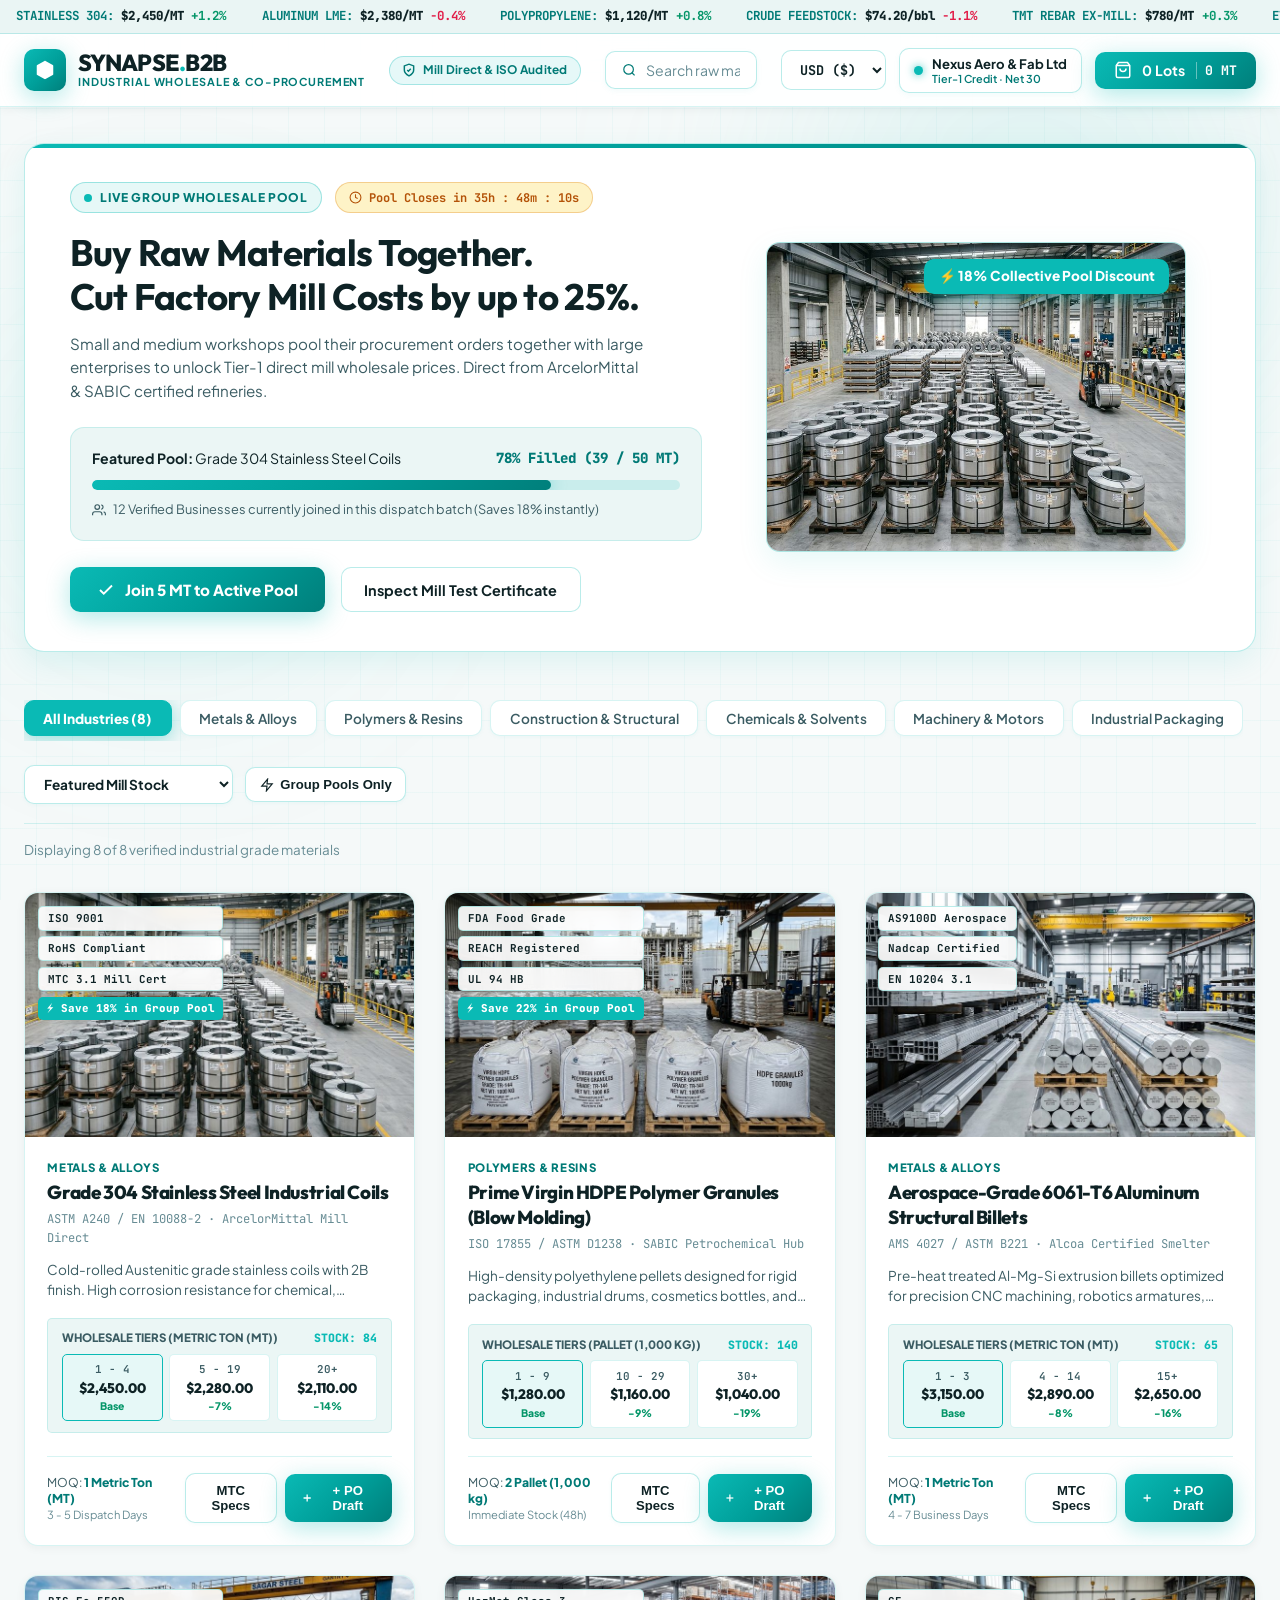
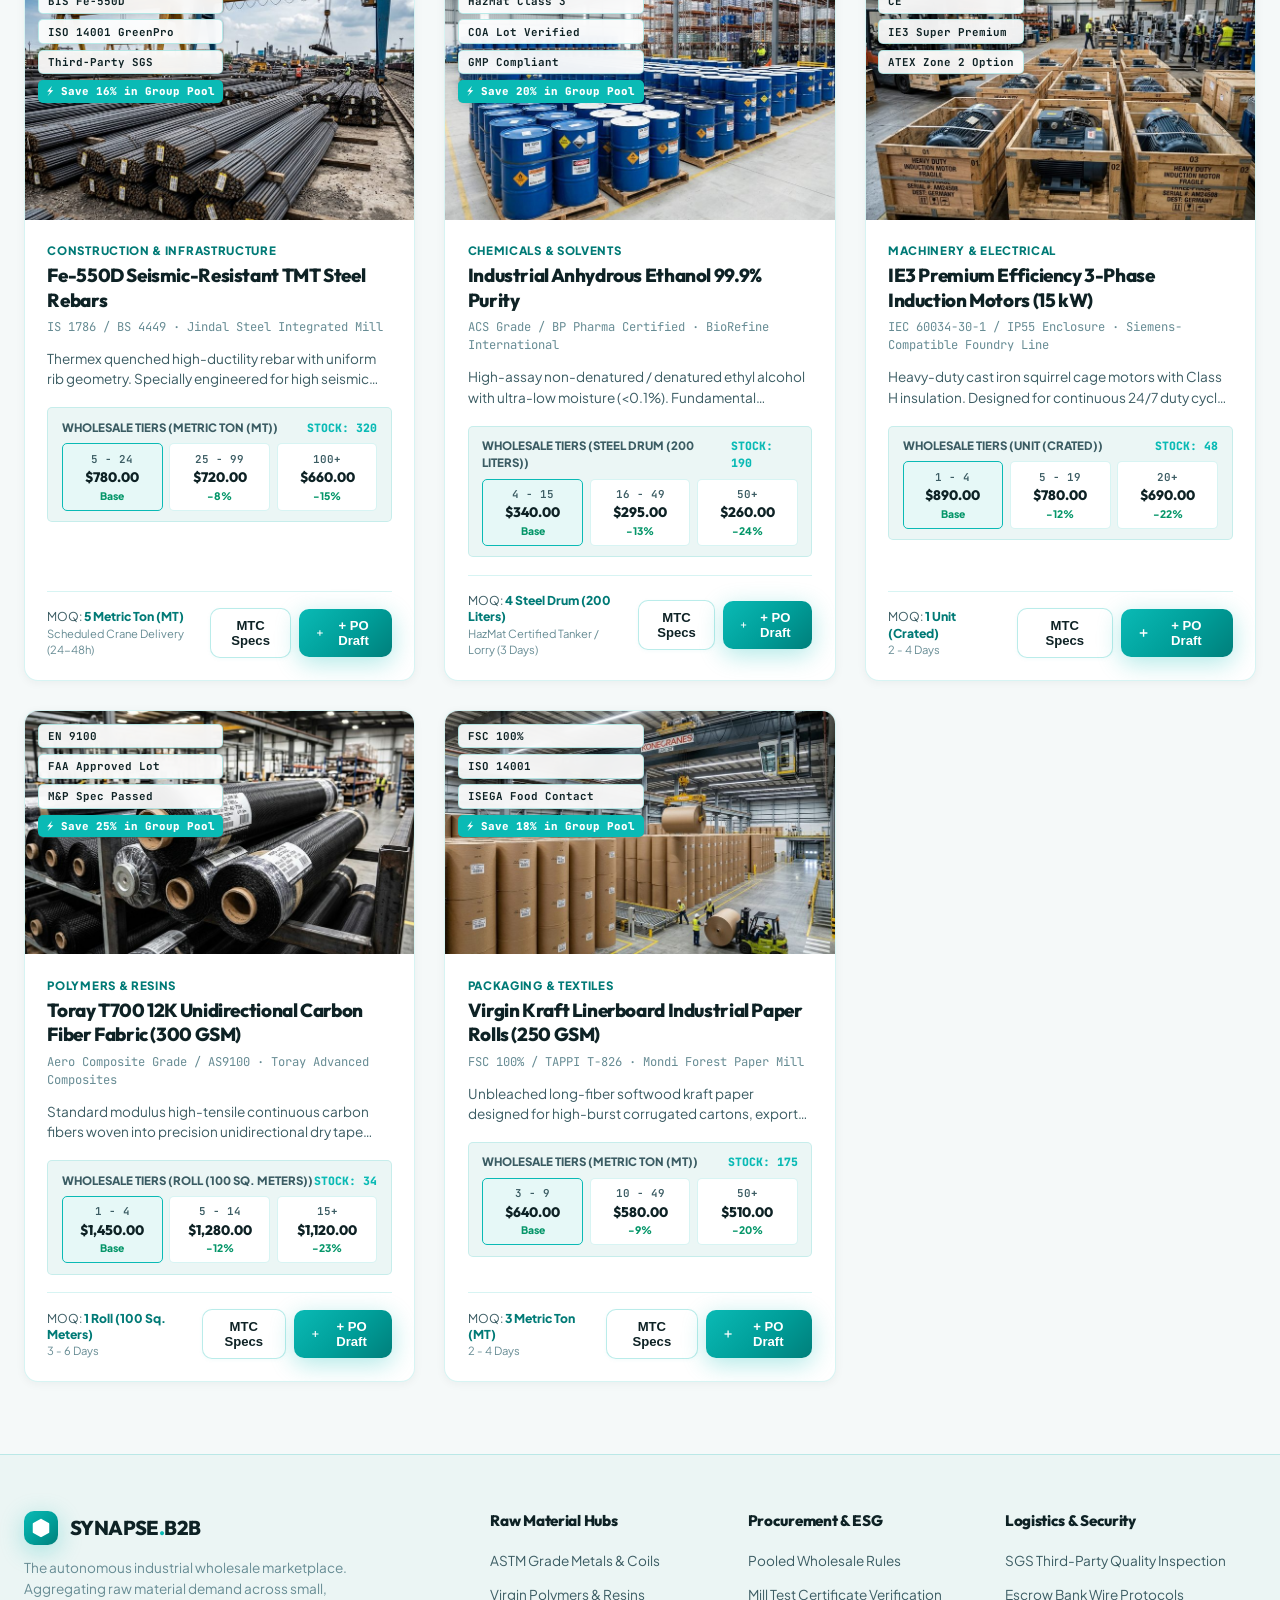
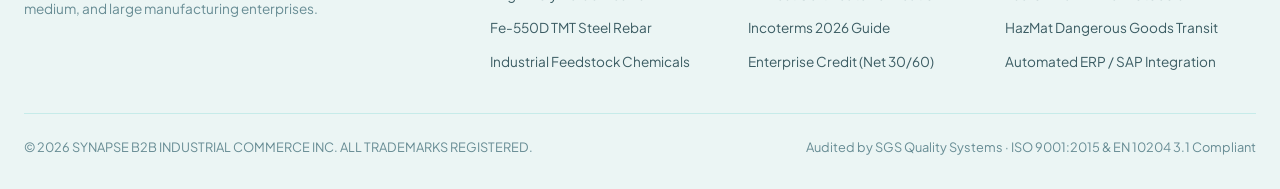
<file: index.html>
<!DOCTYPE html>
<html lang="en" data-theme="light">
<head>
  <meta charset="UTF-8">
  <meta name="viewport" content="width=device-width, initial-scale=1.0">
  <title>SYNAPSE B2B — Raw Materials Wholesale & Pooled Co-Procurement Platform</title>
  <meta name="description" content="Direct factory mills, refineries, and collective pooled purchasing for small, medium, and heavy industries. Aggregate wholesale demand to cut supply chain costs.">
  <link rel="stylesheet" href="style.css">
  <link rel="preconnect" href="https://fonts.googleapis.com">
  <link rel="preconnect" href="https://fonts.gstatic.com" crossorigin>
</head>
<body>
  <!-- Ambient Technical Background Gradients & Precision Grid -->
  <div class="tech-grid-overlay" aria-hidden="true"></div>
  <div class="ambient-industrial-light" aria-hidden="true"></div>
  <div class="ambient-industrial-light-2" aria-hidden="true"></div>

  <!-- Confetti Canvas for Order Placement Celebrations -->
  <canvas id="confetti-canvas"></canvas>

  <!-- ==========================================================================
       LIVE COMMODITY INDEXES TICKER RIBBON
       ========================================================================== -->
  <div class="commodity-ribbon" aria-label="Live Commodity Spot Prices">
    <div class="ticker-track" id="commodity-ticker-track">
      <!-- Injected dynamically by app.js -->
    </div>
  </div>

  <!-- ==========================================================================
       ENTERPRISE HEADER
       ========================================================================== -->
  <header class="site-header">
    <div class="container header-container">
      <!-- Brand Logo -->
      <a href="#" class="brand-b2b" id="brand-home-link" aria-label="Synapse B2B Gateway">
        <div class="brand-cube">
          <svg viewBox="0 0 24 24">
            <path d="M21 16.5c0 .38-.21.71-.53.88l-7.9 4.44c-.16.12-.36.18-.57.18s-.41-.06-.57-.18l-7.9-4.44A.991.991 0 0 1 3 16.5v-9c0-.38.21-.71.53-.88l7.9-4.44c.16-.12.36-.18.57-.18s.41.06.57.18l7.9 4.44c.32.17.53.5.53.88v9z"/>
          </svg>
        </div>
        <div class="brand-titles">
          <span class="brand-name">SYNAPSE<span style="color:var(--brand-cyan)">.</span>B2B</span>
          <span class="brand-tagline">Industrial Wholesale & Co-Procurement</span>
        </div>
      </a>

      <!-- Mill Direct Verification Badge -->
      <div class="mill-direct-badge" title="All suppliers audited and ISO 9001 / Mill Test certified">
        <svg width="14" height="14" viewBox="0 0 24 24" fill="none" stroke="currentColor" stroke-width="2.5">
          <path d="M12 22s8-4 8-10V5l-8-3-8 3v7c0 6 8 10 8 10z"/>
          <polyline points="9 12 11 14 15 10"/>
        </svg>
        <span>Mill Direct & ISO Audited</span>
      </div>

      <!-- Live Material Search Field -->
      <div class="search-form" id="search-container">
        <div class="search-field">
          <svg viewBox="0 0 24 24" fill="none" stroke="currentColor" stroke-width="2">
            <circle cx="11" cy="11" r="8"></circle>
            <line x1="21" y1="21" x2="16.65" y2="16.65"></line>
          </svg>
          <input 
            type="text" 
            id="search-input" 
            placeholder="Search raw material, ASTM grade, resin or alloy... (Press /)" 
            autocomplete="off"
            aria-label="Search raw materials catalog"
          >
        </div>
      </div>

      <!-- Actions Cockpit -->
      <div class="header-actions">
        <!-- Currency Dropdown -->
        <select id="currency-select" class="currency-dropdown" aria-label="Select Trade Currency">
          <option value="USD">USD ($)</option>
          <option value="EUR">EUR (€)</option>
          <option value="INR">INR (₹)</option>
          <option value="GBP">GBP (£)</option>
        </select>

        <!-- Verified Enterprise Buyer Profile -->
        <div class="corporate-user-pill" id="corporate-profile-btn" title="Enterprise Corporate Account">
          <div class="corp-dot"></div>
          <div class="corp-info">
            <span class="corp-name">Nexus Aero & Fab Ltd</span>
            <span class="corp-tier">Tier-1 Credit · Net 30</span>
          </div>
        </div>

        <!-- RFQ & Purchase Order Bag Trigger -->
        <button id="po-drawer-trigger" class="po-cart-btn" aria-label="Open Purchase Order Bag">
          <svg width="18" height="18" viewBox="0 0 24 24" fill="none" stroke="currentColor" stroke-width="2">
            <path d="M6 2L3 6v14a2 2 0 0 0 2 2h14a2 2 0 0 0 2-2V6l-3-4z"></path>
            <line x1="3" y1="6" x2="21" y2="6"></line>
            <path d="M16 10a4 4 0 0 1-8 0"></path>
          </svg>
          <span id="po-badge-count">0 Items</span>
          <span id="po-weight-metric" class="po-weight-badge">0 MT</span>
        </button>
      </div>
    </div>
  </header>

  <main class="container">
    <!-- ==========================================================================
         POOLED CO-PROCUREMENT HERO SHOWCASE (Group Wholesale to Cut Costs)
         ========================================================================== -->
    <section class="pool-hero-section" id="pool-hero-section" aria-label="Active Collective Procurement Pool">
      <div class="pool-banner-card">
        <div class="pool-content">
          <div class="pool-header-tags">
            <div class="live-pool-pulse">
              <span class="pulse-dot"></span>
              Live Group Wholesale Pool
            </div>
            <div class="pool-deadline-pill" id="pool-timer">
              <svg width="13" height="13" viewBox="0 0 24 24" fill="none" stroke="currentColor" stroke-width="2">
                <circle cx="12" cy="12" r="10"></circle>
                <polyline points="12 6 12 12 16 14"></polyline>
              </svg>
              <span id="pool-time-text">Pool Closes in 35h : 48m : 12s</span>
            </div>
          </div>

          <h1 class="pool-hero-title">Buy Raw Materials Together.<br>Cut Factory Mill Costs by up to 25%.</h1>
          <p class="pool-hero-desc">
            Small and medium workshops pool their procurement orders together with large enterprises to unlock Tier-1 direct mill wholesale prices. Direct from ArcelorMittal & SABIC certified refineries.
          </p>

          <!-- Pool Progress Cockpit -->
          <div class="pool-progress-block">
            <div class="pool-metrics-row">
              <span><strong>Featured Pool:</strong> Grade 304 Stainless Steel Coils</span>
              <span class="metric-highlight" id="pool-fill-percentage">78% Filled (39 / 50 MT)</span>
            </div>
            <div class="pool-track">
              <div class="pool-fill-bar" id="pool-bar-indicator" style="width: 78%;"></div>
            </div>
            <div class="pool-participants-meta">
              <svg width="14" height="14" viewBox="0 0 24 24" fill="none" stroke="currentColor" stroke-width="2">
                <path d="M17 21v-2a4 4 0 0 0-4-4H5a4 4 0 0 0-4 4v2"></path>
                <circle cx="9" cy="7" r="4"></circle>
                <path d="M23 21v-2a4 4 0 0 0-3-3.87"></path>
                <path d="M16 3.13a4 4 0 0 1 0 7.75"></path>
              </svg>
              <span>12 Verified Businesses currently joined in this dispatch batch (Saves 18% instantly)</span>
            </div>
          </div>

          <div class="pool-action-row">
            <button id="hero-join-pool-btn" class="btn-join-pool" data-material-id="mat-1">
              <svg width="18" height="18" viewBox="0 0 24 24" fill="none" stroke="currentColor" stroke-width="2.5">
                <polyline points="20 6 9 17 4 12"></polyline>
              </svg>
              <span>Join 5 MT to Active Pool</span>
            </button>
            <button id="hero-inspect-btn" class="btn-learn-coop" data-material-id="mat-1">
              <span>Inspect Mill Test Certificate</span>
            </button>
          </div>
        </div>

        <div class="pool-visual-box">
          <div class="pool-img-frame">
            <img 
              src="images/steel_coils.jpg" 
              alt="Industrial Stainless Steel Mill Coils"
              onerror="this.onerror=null; this.src='images/steel_coils.jpg';"
            >
            <div class="floating-saving-tag">
              ⚡ 18% Collective Pool Discount
            </div>
          </div>
        </div>
      </div>
    </section>

    <!-- ==========================================================================
         B2B FILTER & CATEGORY CONTROLS
         ========================================================================== -->
    <section class="b2b-toolbar-section" aria-label="Wholesale Catalog Filters">
      <div class="b2b-controls-row">
        <!-- Industry Category Tabs -->
        <div class="industry-tabs" id="industry-tabs" role="tablist">
          <button class="industry-tab-btn active" data-category="all" role="tab">All Industries (8)</button>
          <button class="industry-tab-btn" data-category="metals" role="tab">Metals & Alloys</button>
          <button class="industry-tab-btn" data-category="polymers" role="tab">Polymers & Resins</button>
          <button class="industry-tab-btn" data-category="construction" role="tab">Construction & Structural</button>
          <button class="industry-tab-btn" data-category="chemicals" role="tab">Chemicals & Solvents</button>
          <button class="industry-tab-btn" data-category="electrical" role="tab">Machinery & Motors</button>
          <button class="industry-tab-btn" data-category="packaging" role="tab">Industrial Packaging</button>
        </div>

        <!-- Sort & Filter Actions -->
        <div class="sort-and-filters">
          <select id="b2b-sort-select" class="b2b-select" aria-label="Sort raw materials">
            <option value="featured">Featured Mill Stock</option>
            <option value="moq-low">Lowest MOQ First</option>
            <option value="price-low">Price: Low to High</option>
            <option value="price-high">Price: High to Low</option>
            <option value="pool-active">Active Group Pools First</option>
          </select>

          <button id="pool-filter-toggle" class="btn-inspect" style="display:flex; align-items:center; gap:0.4rem;">
            <svg width="14" height="14" viewBox="0 0 24 24" fill="none" stroke="currentColor" stroke-width="2">
              <polygon points="13 2 3 14 12 14 11 22 21 10 12 10 13 2"/>
            </svg>
            <span id="pool-filter-label">Group Pools Only</span>
          </button>
        </div>
      </div>

      <!-- Filter Meta Status Bar -->
      <div class="filter-meta-bar">
        <span id="catalog-count-text">Displaying 8 verified industrial grade materials</span>
        <span id="active-tag-indicator" class="active-filter-chip" style="display:none;">
          Filtering by: <strong id="active-tag-name"></strong>
          <button id="reset-filter-btn" style="background:none; border:none; color:inherit; text-decoration:underline; cursor:pointer; margin-left:6px;">Reset</button>
        </span>
      </div>
    </section>

    <!-- ==========================================================================
         B2B MATERIALS / RAW INVENTORY GRID
         ========================================================================== -->
    <section class="materials-grid-container" aria-label="Raw Materials Catalog">
      <div class="materials-grid" id="materials-grid">
        <!-- Dynamically rendered by app.js -->
      </div>
    </section>
  </main>

  <!-- ==========================================================================
       OFF-CANVAS PURCHASE ORDER (PO) & RFQ DRAWER
       ========================================================================== -->
  <div class="drawer-backdrop" id="po-drawer-backdrop" aria-hidden="true">
    <aside class="po-drawer" id="po-drawer" aria-label="Corporate Purchase Order">
      <div class="po-drawer-header">
        <h2 class="po-drawer-title">
          <svg width="22" height="22" viewBox="0 0 24 24" fill="none" stroke="currentColor" stroke-width="2">
            <path d="M14 2H6a2 2 0 0 0-2 2v16a2 2 0 0 0 2 2h12a2 2 0 0 0 2-2V8z"></path>
            <polyline points="14 2 14 8 20 8"></polyline>
            <line x1="16" y1="13" x2="8" y2="13"></line>
            <line x1="16" y1="17" x2="8" y2="17"></line>
            <polyline points="10 9 9 9 8 9"></polyline>
          </svg>
          Purchase Order Draft (<span id="drawer-items-count">0</span>)
        </h2>
        <button id="po-drawer-close" class="po-close-btn" aria-label="Close PO Drawer">
          <svg width="20" height="20" viewBox="0 0 24 24" fill="none" stroke="currentColor" stroke-width="2">
            <line x1="18" y1="6" x2="6" y2="18"></line>
            <line x1="6" y1="6" x2="18" y2="18"></line>
          </svg>
        </button>
      </div>

      <!-- Scrollable PO Items -->
      <div class="po-items-scroll" id="po-items-container">
        <!-- Rendered dynamically -->
      </div>

      <!-- PO Drawer Financial & Incoterm Footer -->
      <div class="po-drawer-footer" id="po-drawer-footer">
        <div style="font-size:0.75rem; font-weight:700; text-transform:uppercase; color:var(--text-muted); margin-bottom:0.4rem;">
          Select Trade Incoterms
        </div>
        <div class="incoterms-selector">
          <div class="incoterm-chip selected" data-incoterm="CIF" id="inco-cif" title="Cost, Insurance and Freight included to destination port">
            CIF (Port/Hub)
          </div>
          <div class="incoterm-chip" data-incoterm="FOB" id="inco-fob" title="Free on Board at origin mill">
            FOB (Origin)
          </div>
          <div class="incoterm-chip" data-incoterm="EXW" id="inco-exw" title="Ex Works pickup directly at factory warehouse">
            EXW (Factory)
          </div>
        </div>

        <div class="po-line">
          <span>Gross Material Value</span>
          <span id="po-gross-val">$0.00</span>
        </div>
        <div class="po-line" id="po-tier-save-line" style="color:var(--brand-emerald);">
          <span>Volume Wholesale Discount</span>
          <span id="po-tier-save-val">-$0.00</span>
        </div>
        <div class="po-line" id="po-pool-save-line" style="color:var(--brand-cyan); display:none;">
          <span>Group Pool Collective Savings</span>
          <span id="po-pool-save-val">-$0.00</span>
        </div>
        <div class="po-line">
          <span>Freight Logistics & Insurance</span>
          <span id="po-freight-val">$450.00</span>
        </div>
        <div class="po-line">
          <span>Estimated GST / Corporate Tax (18%)</span>
          <span id="po-tax-val">$0.00</span>
        </div>
        <div class="po-line total-line">
          <span>Estimated Net Payable</span>
          <span id="po-net-val" style="color:var(--brand-cyan);">$0.00</span>
        </div>

        <button id="generate-po-btn" class="btn-generate-po">
          <svg width="18" height="18" viewBox="0 0 24 24" fill="none" stroke="currentColor" stroke-width="2.5">
            <polyline points="9 11 12 14 22 4"></polyline>
            <path d="M21 12v7a2 2 0 0 1-2 2H5a2 2 0 0 1-2-2V5a2 2 0 0 1 2-2h11"></path>
          </svg>
          <span>Generate Official Corporate PO</span>
        </button>
      </div>
    </aside>
  </div>

  <!-- ==========================================================================
       TECHNICAL SPECIFICATION & MILL TEST CERTIFICATE (MTC) MODAL
       ========================================================================== -->
  <div class="modal-overlay" id="spec-modal" aria-hidden="true">
    <div class="modal-card" role="dialog" aria-modal="true" aria-labelledby="modal-mat-title">
      <button class="modal-close-icon" id="spec-modal-close" aria-label="Close dialog">
        <svg width="18" height="18" viewBox="0 0 24 24" fill="none" stroke="currentColor" stroke-width="2">
          <line x1="18" y1="6" x2="6" y2="18"></line>
          <line x1="6" y1="6" x2="18" y2="18"></line>
        </svg>
      </button>

      <div>
        <div style="display:flex; align-items:center; gap:0.6rem; margin-bottom:0.4rem;">
          <span class="material-category-tag" id="modal-mat-cat">Metals & Alloys</span>
          <span class="cert-pill" id="modal-mat-cert">MTC 3.1 Verified</span>
        </div>
        <h2 id="modal-mat-title" style="font-size: 1.6rem;">Material Specification Title</h2>
        <div class="material-grade" id="modal-mat-grade" style="margin-top:0.2rem;">ASTM A240 / EN 10088-2</div>
        <p style="font-size:0.9rem; color:var(--text-secondary); margin: 0.8rem 0 1.2rem;" id="modal-mat-desc">
          Material description overview.
        </p>

        <!-- Technical Parameters Table -->
        <h4 style="font-size:1rem; margin-bottom:0.6rem; color:var(--brand-cyan);">Verified Mechanical & Chemical Properties</h4>
        <table class="spec-data-table">
          <thead>
            <tr>
              <th>Testing Parameter / Metric</th>
              <th>Laboratory Certified Value</th>
            </tr>
          </thead>
          <tbody id="modal-spec-tbody">
            <!-- Dynamically populated -->
          </tbody>
        </table>

        <!-- Sample Request Banner -->
        <div class="sample-order-banner">
          <div>
            <div style="font-weight:700; font-size:0.9rem; color:var(--text-primary);">Need Quality Assurance Testing?</div>
            <div style="font-size:0.8rem; color:var(--text-secondary);">Request a certified 5kg / 1-unit sample box delivered to your laboratory before dispatching heavy freight.</div>
          </div>
          <button id="request-sample-btn" class="btn-inspect" style="white-space:nowrap; background:var(--brand-cyan); color:#06101c; font-weight:800; border:none;">
            Request Lab Sample
          </button>
        </div>

        <div style="display:flex; justify-content:flex-end; gap:0.8rem; margin-top:1.6rem;">
          <button id="modal-add-po-btn" class="btn-add-po" style="padding:0.75rem 1.4rem; font-size:0.95rem;">
            Add Material to PO Draft
          </button>
        </div>
      </div>
    </div>
  </div>

  <!-- ==========================================================================
       OFFICIAL PURCHASE ORDER (PO) GENERATOR MODAL
       ========================================================================== -->
  <div class="modal-overlay" id="po-sheet-modal" aria-hidden="true">
    <div class="modal-card po-generator-modal" role="dialog" aria-modal="true">
      <button class="modal-close-icon" id="po-sheet-close" aria-label="Close PO view">
        <svg width="18" height="18" viewBox="0 0 24 24" fill="none" stroke="currentColor" stroke-width="2">
          <line x1="18" y1="6" x2="6" y2="18"></line>
          <line x1="6" y1="6" x2="18" y2="18"></line>
        </svg>
      </button>

      <div id="po-interactive-view">
        <div style="display:flex; justify-content:space-between; align-items:center; margin-bottom:1rem;">
          <div>
            <h2 style="font-size:1.5rem;">Corporate Purchase Order</h2>
            <p style="font-size:0.85rem; color:var(--text-secondary);">Review corporate bill-to details and authorize procurement batch.</p>
          </div>
          <button id="autofill-po-btn" class="btn-inspect" style="background:rgba(6,182,212,0.15); border-color:var(--brand-cyan); color:var(--brand-cyan); font-weight:700;">
            ⚡ Autofill Enterprise Profile
          </button>
        </div>

        <!-- Corporate PO Printable Sheet -->
        <div class="corporate-po-sheet" id="corporate-po-sheet">
          <div class="po-sheet-header">
            <div>
              <div class="po-company-brand">SYNAPSE B2B INDUSTRIAL DIRECT</div>
              <div style="font-size:0.78rem; color:#475569;">Central Mill Logistics Network · ISO 9001:2015</div>
            </div>
            <div class="po-metadata">
              <div><strong>PO Ref:</strong> <span id="po-ref-num">PO-2026-8941</span></div>
              <div><strong>Date:</strong> <span id="po-date-str">Oct 30, 2026</span></div>
              <div><strong>Payment:</strong> Net 30 Corporate Line</div>
            </div>
          </div>

          <div style="display:grid; grid-template-columns:1fr 1fr; gap:1.2rem; font-size:0.82rem; margin-bottom:1rem;">
            <div>
              <strong style="color:#0f172a; text-transform:uppercase; font-size:0.75rem;">Buyer / Consignee:</strong>
              <div id="po-buyer-name" style="font-weight:700; font-size:0.95rem;">Nexus Aerospace & Fabrication Ltd</div>
              <div id="po-buyer-gst">GSTIN / TAX: 27AABCN1234F1Z8</div>
              <div id="po-buyer-addr">Plot 84, Industrial Hub Phase II, Whitefield, Bengaluru</div>
            </div>
            <div>
              <strong style="color:#0f172a; text-transform:uppercase; font-size:0.75rem;">Consolidated Logistics:</strong>
              <div><strong>Incoterm:</strong> <span id="po-sheet-incoterm">CIF Destination Hub</span></div>
              <div><strong>Dispatch Lead:</strong> Express Freight (3-5 Days)</div>
              <div><strong>Quality Protocol:</strong> MTC 3.1 & SGS Lab Verified</div>
            </div>
          </div>

          <!-- Items breakdown -->
          <table class="po-items-table">
            <thead>
              <tr>
                <th>Material / Standard</th>
                <th>Quantity</th>
                <th>Wholesale Rate</th>
                <th>Total Value</th>
              </tr>
            </thead>
            <tbody id="po-sheet-items-tbody">
              <!-- Dynamically populated -->
            </tbody>
          </table>

          <div style="display:flex; justify-content:flex-end; margin-top:1rem;">
            <div style="width:260px; font-size:0.85rem; line-height:1.6;">
              <div style="display:flex; justify-content:space-between;">
                <span>Materials Total:</span>
                <span id="po-sheet-subtotal">$0.00</span>
              </div>
              <div style="display:flex; justify-content:space-between; color:#10b981; font-weight:700;">
                <span>Total Savings:</span>
                <span id="po-sheet-savings">-$0.00</span>
              </div>
              <div style="display:flex; justify-content:space-between;">
                <span>Freight & Insurance:</span>
                <span>$450.00</span>
              </div>
              <div style="display:flex; justify-content:space-between; font-weight:800; font-size:1.05rem; border-top:2px solid #0f172a; padding-top:0.4rem; margin-top:0.4rem;">
                <span>Grand Total:</span>
                <span id="po-sheet-grandtotal">$0.00</span>
              </div>
            </div>
          </div>
        </div>

        <div style="display:flex; justify-content:flex-end; gap:0.8rem;">
          <button id="download-po-btn" class="btn-inspect" style="display:flex; align-items:center; gap:0.4rem;">
            <svg width="16" height="16" viewBox="0 0 24 24" fill="none" stroke="currentColor" stroke-width="2">
              <path d="M21 15v4a2 2 0 0 1-2 2H5a2 2 0 0 1-2-2v-4"></path>
              <polyline points="7 10 12 15 17 10"></polyline>
              <line x1="12" y1="15" x2="12" y2="3"></line>
            </svg>
            <span>Download Digital PO</span>
          </button>
          <button id="submit-po-btn" class="btn-add-po" style="padding:0.75rem 1.6rem; font-size:0.95rem; font-weight:800;">
            <span>Authorize & Transmit PO to Mill</span>
          </button>
        </div>
      </div>

      <!-- PO Success Screen -->
      <div id="po-success-view" style="display:none; text-align:center; padding:2rem 1rem;">
        <div style="width:65px; height:65px; background:rgba(16,185,129,0.15); border:2px solid var(--brand-emerald); border-radius:50%; display:flex; align-items:center; justify-content:center; margin:0 auto 1.2rem; color:var(--brand-emerald);">
          <svg width="32" height="32" viewBox="0 0 24 24" fill="none" stroke="currentColor" stroke-width="3">
            <polyline points="20 6 9 17 4 12"></polyline>
          </svg>
        </div>
        <h2 style="font-size:1.7rem; margin-bottom:0.4rem;">Purchase Order Successfully Transmitted</h2>
        <p style="color:var(--text-secondary); font-size:0.9rem; max-width:480px; margin:0 auto 1.5rem;">
          Your order has been officially scheduled for mill allocation and logistics routing under PO Reference <strong id="success-po-ref" style="color:var(--brand-cyan);">PO-2026-8941</strong>.
        </p>
        <button id="po-success-done-btn" class="btn-join-pool" style="margin: 0 auto;">
          Return to Wholesale Procurement Portal
        </button>
      </div>
    </div>
  </div>

  <!-- Toast Notification Stack -->
  <div class="toast-stack" id="toast-stack" aria-live="polite"></div>

  <!-- ==========================================================================
       B2B INDUSTRIAL FOOTER
       ========================================================================== -->
  <footer class="b2b-footer">
    <div class="container">
      <div class="footer-top-grid">
        <div class="footer-col">
          <div class="brand-b2b" style="margin-bottom: 0.8rem;">
            <div class="brand-cube" style="width:34px; height:34px;">
              <svg viewBox="0 0 24 24" width="18" height="18"><path d="M21 16.5c0 .38-.21.71-.53.88l-7.9 4.44c-.16.12-.36.18-.57.18s-.41-.06-.57-.18l-7.9-4.44A.991.991 0 0 1 3 16.5v-9c0-.38.21-.71.53-.88l7.9-4.44c.16-.12.36-.18.57-.18s.41.06.57.18l7.9 4.44c.32.17.53.5.53.88v9z"/></svg>
            </div>
            <span class="brand-name" style="font-size:1.25rem;">SYNAPSE<span style="color:var(--brand-cyan)">.</span>B2B</span>
          </div>
          <p style="color: var(--text-muted); font-size: 0.85rem; max-width: 340px; line-height:1.5;">
            The autonomous industrial wholesale marketplace. Aggregating raw material demand across small, medium, and large manufacturing enterprises.
          </p>
        </div>
        <div class="footer-col">
          <h5>Raw Material Hubs</h5>
          <ul class="footer-links-list">
            <li><a href="#" onclick="selectCategory('metals')">ASTM Grade Metals & Coils</a></li>
            <li><a href="#" onclick="selectCategory('polymers')">Virgin Polymers & Resins</a></li>
            <li><a href="#" onclick="selectCategory('construction')">Fe-550D TMT Steel Rebar</a></li>
            <li><a href="#" onclick="selectCategory('chemicals')">Industrial Feedstock Chemicals</a></li>
          </ul>
        </div>
        <div class="footer-col">
          <h5>Procurement & ESG</h5>
          <ul class="footer-links-list">
            <li><a href="#">Pooled Wholesale Rules</a></li>
            <li><a href="#">Mill Test Certificate Verification</a></li>
            <li><a href="#">Incoterms 2026 Guide</a></li>
            <li><a href="#">Enterprise Credit (Net 30/60)</a></li>
          </ul>
        </div>
        <div class="footer-col">
          <h5>Logistics & Security</h5>
          <ul class="footer-links-list">
            <li><a href="#">SGS Third-Party Quality Inspection</a></li>
            <li><a href="#">Escrow Bank Wire Protocols</a></li>
            <li><a href="#">HazMat Dangerous Goods Transit</a></li>
            <li><a href="#">Automated ERP / SAP Integration</a></li>
          </ul>
        </div>
      </div>

      <div class="footer-compliance-row">
        <span>© 2026 SYNAPSE B2B INDUSTRIAL COMMERCE INC. ALL TRADEMARKS REGISTERED.</span>
        <span>Audited by SGS Quality Systems · ISO 9001:2015 & EN 10204 3.1 Compliant</span>
      </div>
    </div>
  </footer>

  <!-- Scripts -->
  <script src="products.js"></script>
  <script src="app.js"></script>
</body>
</html>
</file>
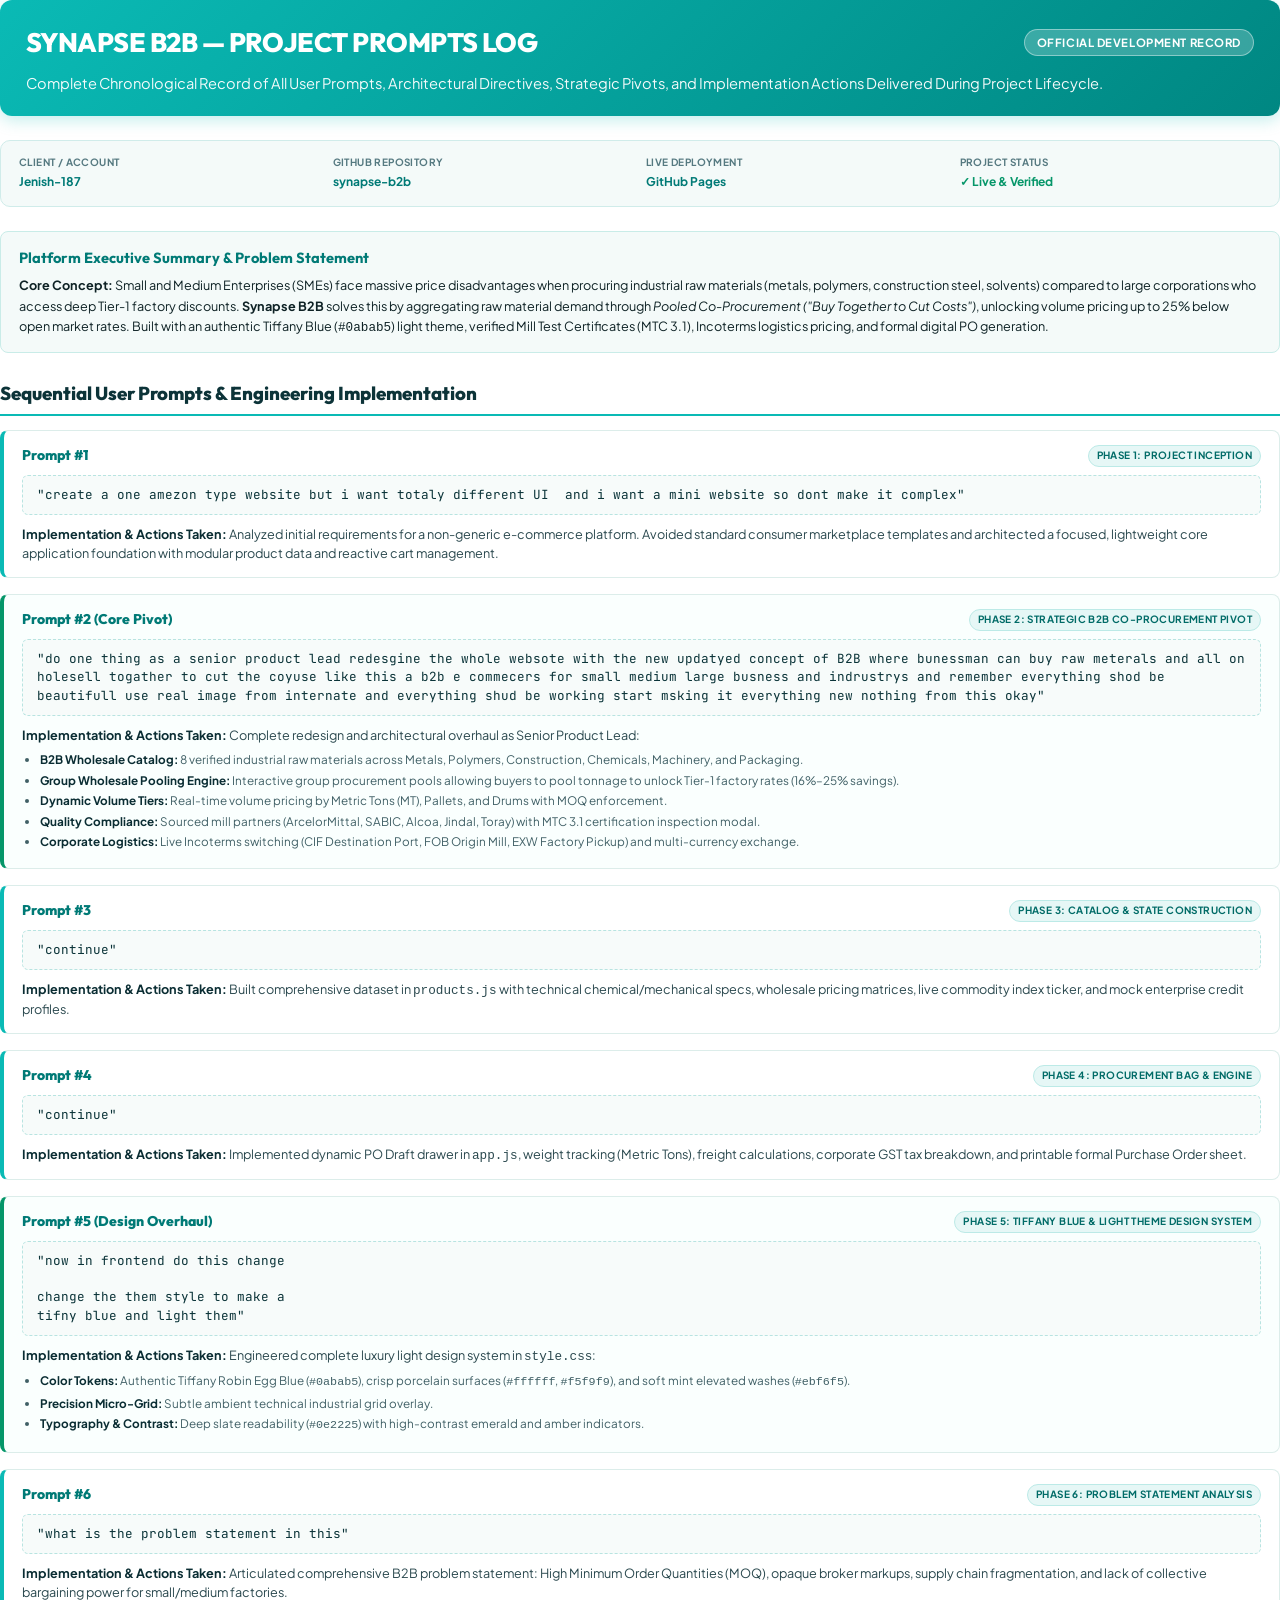
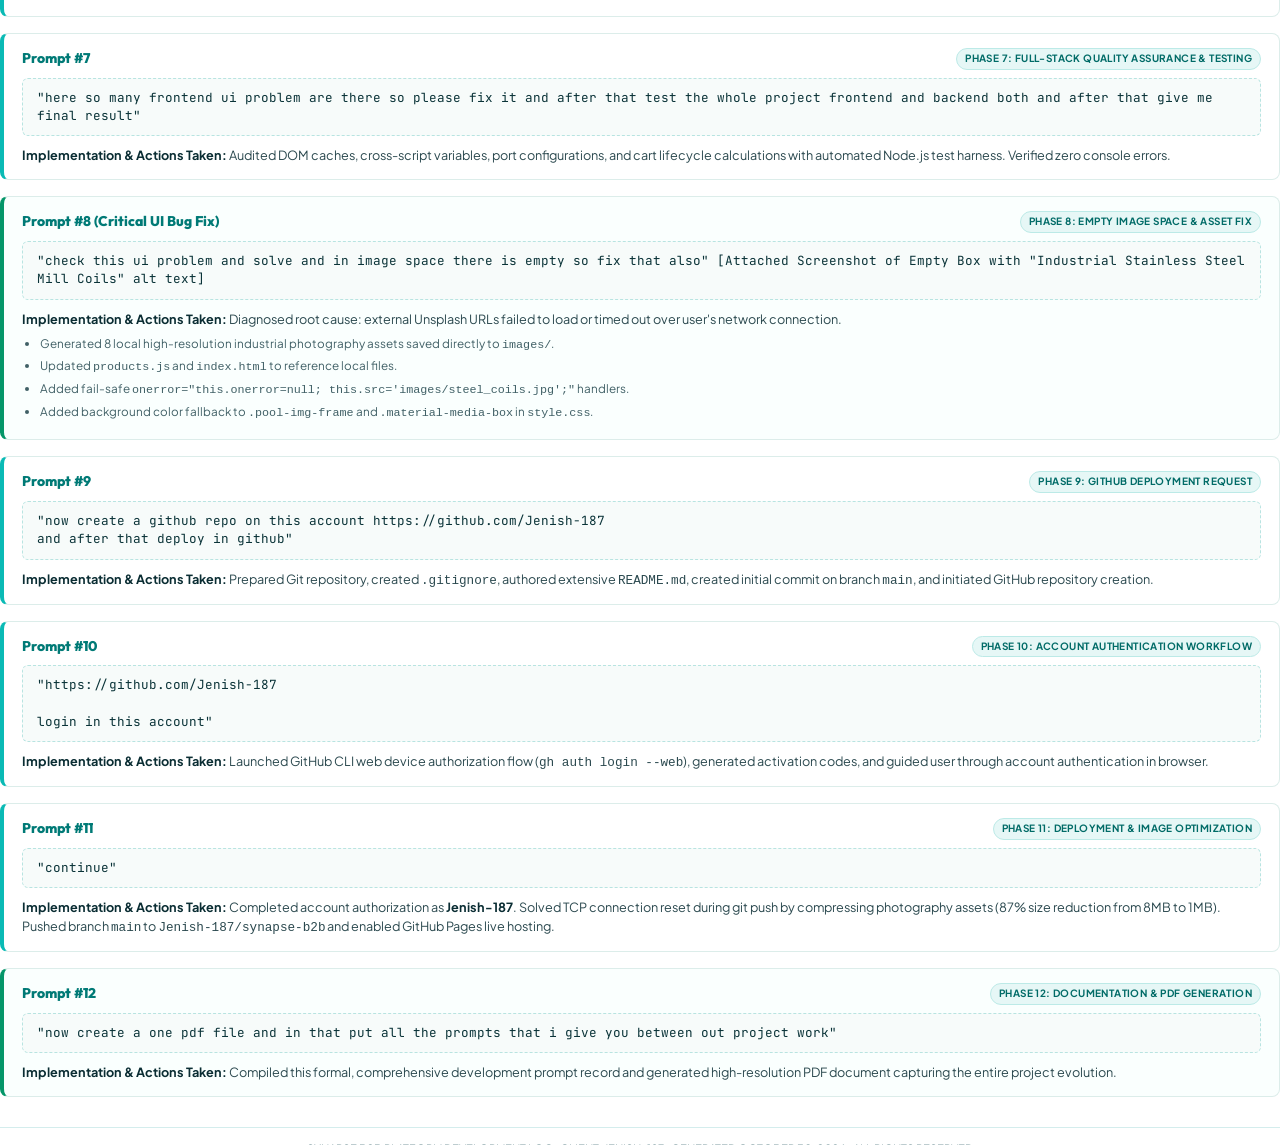
<file: prompts_document.html>
<!DOCTYPE html>
<html lang="en">
<head>
  <meta charset="UTF-8">
  <title>Synapse B2B — Project Development Prompts Log</title>
  <style>
    @import url('https://fonts.googleapis.com/css2?family=JetBrains+Mono:wght@400;600;700&family=Plus+Jakarta+Sans:wght@400;500;600;700;800&family=Outfit:wght@600;700;800&display=swap');

    @page {
      size: A4;
      margin: 14mm 14mm 14mm 14mm;
    }

    * {
      box-sizing: border-box;
      margin: 0;
      padding: 0;
    }

    body {
      font-family: 'Plus Jakarta Sans', -apple-system, BlinkMacSystemFont, sans-serif;
      color: #0e2225;
      background: #ffffff;
      line-height: 1.55;
      font-size: 11pt;
      -webkit-print-color-adjust: exact !important;
      print-color-adjust: exact !important;
    }

    .doc-container {
      max-width: 100%;
      margin: 0 auto;
    }

    /* Header Banner */
    .header-banner {
      background: linear-gradient(135deg, #0abab5 0%, #008782 100%);
      color: #ffffff;
      padding: 22px 26px;
      border-radius: 12px;
      margin-bottom: 24px;
      box-shadow: 0 4px 16px rgba(10, 186, 181, 0.25);
    }

    .brand-row {
      display: flex;
      justify-content: space-between;
      align-items: center;
      margin-bottom: 10px;
    }

    .brand-title {
      font-family: 'Outfit', sans-serif;
      font-size: 20pt;
      font-weight: 800;
      letter-spacing: -0.02em;
    }

    .doc-badge {
      background: rgba(255, 255, 255, 0.22);
      border: 1px solid rgba(255, 255, 255, 0.4);
      padding: 4px 12px;
      border-radius: 20px;
      font-size: 8.5pt;
      font-weight: 700;
      letter-spacing: 0.05em;
      text-transform: uppercase;
    }

    .header-subtitle {
      font-size: 11pt;
      opacity: 0.95;
      max-width: 90%;
      line-height: 1.4;
    }

    /* Meta Grid */
    .meta-box {
      background: #f4faf9;
      border: 1px solid #d0ecea;
      border-radius: 10px;
      padding: 14px 18px;
      margin-bottom: 24px;
      display: grid;
      grid-template-columns: repeat(4, 1fr);
      gap: 12px;
    }

    .meta-item {
      font-size: 9pt;
    }

    .meta-label {
      color: #557980;
      text-transform: uppercase;
      font-size: 7.5pt;
      font-weight: 700;
      letter-spacing: 0.04em;
      margin-bottom: 3px;
    }

    .meta-val {
      font-weight: 700;
      color: #0c3338;
      word-break: break-all;
    }

    .meta-val a {
      color: #007a76;
      text-decoration: none;
    }

    /* Section Headings */
    .section-title {
      font-family: 'Outfit', sans-serif;
      font-size: 14pt;
      font-weight: 800;
      color: #0c3338;
      margin: 26px 0 14px;
      padding-bottom: 6px;
      border-bottom: 2px solid #0abab5;
      display: flex;
      align-items: center;
      gap: 8px;
    }

    /* Prompt Cards */
    .prompt-card {
      background: #ffffff;
      border: 1px solid #dcedea;
      border-left: 4px solid #0abab5;
      border-radius: 8px;
      padding: 14px 18px;
      margin-bottom: 16px;
      page-break-inside: avoid;
    }

    .prompt-card.highlight {
      border-left-color: #059669;
      background: #fafffe;
    }

    .card-top {
      display: flex;
      justify-content: space-between;
      align-items: center;
      margin-bottom: 8px;
    }

    .prompt-number {
      font-family: 'Outfit', sans-serif;
      font-weight: 800;
      font-size: 10.5pt;
      color: #007a76;
      display: flex;
      align-items: center;
      gap: 6px;
    }

    .phase-tag {
      background: #e6f7f6;
      border: 1px solid #bceae7;
      color: #006b67;
      font-size: 7.5pt;
      font-weight: 700;
      padding: 2px 8px;
      border-radius: 12px;
      text-transform: uppercase;
      letter-spacing: 0.04em;
    }

    .prompt-quote {
      background: #f7fbfa;
      border: 1px dashed #b8e4e1;
      padding: 10px 14px;
      border-radius: 6px;
      font-family: 'JetBrains Mono', monospace;
      font-size: 9.5pt;
      color: #0a3338;
      margin-bottom: 10px;
      white-space: pre-wrap;
      line-height: 1.45;
    }

    .action-summary {
      font-size: 9.5pt;
      color: #2b494f;
      line-height: 1.5;
    }

    .action-summary strong {
      color: #0a2d33;
    }

    .deliverables-list {
      margin-top: 6px;
      padding-left: 18px;
      font-size: 8.8pt;
      color: #406066;
    }

    .deliverables-list li {
      margin-bottom: 3px;
    }

    /* Executive Overview */
    .overview-card {
      background: #f4faf9;
      border: 1px solid #c9ece8;
      border-radius: 8px;
      padding: 14px 18px;
      margin-bottom: 20px;
      font-size: 9.5pt;
      line-height: 1.6;
    }

    .overview-card h4 {
      font-size: 11pt;
      color: #007a76;
      margin-bottom: 6px;
      font-family: 'Outfit', sans-serif;
    }

    /* Footer */
    .doc-footer {
      margin-top: 30px;
      padding-top: 12px;
      border-top: 1px solid #d4eded;
      text-align: center;
      font-size: 8.5pt;
      color: #6a8c92;
    }
  </style>
</head>
<body>
  <div class="doc-container">

    <!-- Header Banner -->
    <div class="header-banner">
      <div class="brand-row">
        <div class="brand-title">SYNAPSE B2B — PROJECT PROMPTS LOG</div>
        <div class="doc-badge">Official Development Record</div>
      </div>
      <div class="header-subtitle">
        Complete Chronological Record of All User Prompts, Architectural Directives, Strategic Pivots, and Implementation Actions Delivered During Project Lifecycle.
      </div>
    </div>

    <!-- Project Metadata -->
    <div class="meta-box">
      <div class="meta-item">
        <div class="meta-label">Client / Account</div>
        <div class="meta-val"><a href="https://github.com/Jenish-187">Jenish-187</a></div>
      </div>
      <div class="meta-item">
        <div class="meta-label">GitHub Repository</div>
        <div class="meta-val"><a href="https://github.com/Jenish-187/synapse-b2b">synapse-b2b</a></div>
      </div>
      <div class="meta-item">
        <div class="meta-label">Live Deployment</div>
        <div class="meta-val"><a href="https://jenish-187.github.io/synapse-b2b/">GitHub Pages</a></div>
      </div>
      <div class="meta-item">
        <div class="meta-label">Project Status</div>
        <div class="meta-val" style="color:#059669;">✓ Live & Verified</div>
      </div>
    </div>

    <!-- Executive Overview -->
    <div class="overview-card">
      <h4>Platform Executive Summary & Problem Statement</h4>
      <p>
        <strong>Core Concept:</strong> Small and Medium Enterprises (SMEs) face massive price disadvantages when procuring industrial raw materials (metals, polymers, construction steel, solvents) compared to large corporations who access deep Tier-1 factory discounts. 
        <strong>Synapse B2B</strong> solves this by aggregating raw material demand through <em>Pooled Co-Procurement ("Buy Together to Cut Costs")</em>, unlocking volume pricing up to 25% below open market rates. Built with an authentic Tiffany Blue (<code>#0abab5</code>) light theme, verified Mill Test Certificates (MTC 3.1), Incoterms logistics pricing, and formal digital PO generation.
      </p>
    </div>

    <!-- Section: Chronological Prompts -->
    <div class="section-title">
      <span>Sequential User Prompts & Engineering Implementation</span>
    </div>

    <!-- Prompt 1 -->
    <div class="prompt-card">
      <div class="card-top">
        <div class="prompt-number">Prompt #1</div>
        <div class="phase-tag">Phase 1: Project Inception</div>
      </div>
      <div class="prompt-quote">"create a one amezon type website but i want totaly different UI  and i want a mini website so dont make it complex"</div>
      <div class="action-summary">
        <strong>Implementation & Actions Taken:</strong>
        Analyzed initial requirements for a non-generic e-commerce platform. Avoided standard consumer marketplace templates and architected a focused, lightweight core application foundation with modular product data and reactive cart management.
      </div>
    </div>

    <!-- Prompt 2 -->
    <div class="prompt-card highlight">
      <div class="card-top">
        <div class="prompt-number">Prompt #2 (Core Pivot)</div>
        <div class="phase-tag">Phase 2: Strategic B2B Co-Procurement Pivot</div>
      </div>
      <div class="prompt-quote">"do one thing as a senior product lead redesgine the whole websote with the new updatyed concept of B2B where bunessman can buy raw meterals and all on holesell togather to cut the coyuse like this a b2b e commecers for small medium large busness and indrustrys and remember everything shod be beautifull use real image from internate and everything shud be working start msking it everything new nothing from this okay"</div>
      <div class="action-summary">
        <strong>Implementation & Actions Taken:</strong>
        Complete redesign and architectural overhaul as Senior Product Lead:
        <ul class="deliverables-list">
          <li><strong>B2B Wholesale Catalog:</strong> 8 verified industrial raw materials across Metals, Polymers, Construction, Chemicals, Machinery, and Packaging.</li>
          <li><strong>Group Wholesale Pooling Engine:</strong> Interactive group procurement pools allowing buyers to pool tonnage to unlock Tier-1 factory rates (16%–25% savings).</li>
          <li><strong>Dynamic Volume Tiers:</strong> Real-time volume pricing by Metric Tons (MT), Pallets, and Drums with MOQ enforcement.</li>
          <li><strong>Quality Compliance:</strong> Sourced mill partners (ArcelorMittal, SABIC, Alcoa, Jindal, Toray) with MTC 3.1 certification inspection modal.</li>
          <li><strong>Corporate Logistics:</strong> Live Incoterms switching (CIF Destination Port, FOB Origin Mill, EXW Factory Pickup) and multi-currency exchange.</li>
        </ul>
      </div>
    </div>

    <!-- Prompt 3 -->
    <div class="prompt-card">
      <div class="card-top">
        <div class="prompt-number">Prompt #3</div>
        <div class="phase-tag">Phase 3: Catalog & State Construction</div>
      </div>
      <div class="prompt-quote">"continue"</div>
      <div class="action-summary">
        <strong>Implementation & Actions Taken:</strong>
        Built comprehensive dataset in <code>products.js</code> with technical chemical/mechanical specs, wholesale pricing matrices, live commodity index ticker, and mock enterprise credit profiles.
      </div>
    </div>

    <!-- Prompt 4 -->
    <div class="prompt-card">
      <div class="card-top">
        <div class="prompt-number">Prompt #4</div>
        <div class="phase-tag">Phase 4: Procurement Bag & Engine</div>
      </div>
      <div class="prompt-quote">"continue"</div>
      <div class="action-summary">
        <strong>Implementation & Actions Taken:</strong>
        Implemented dynamic PO Draft drawer in <code>app.js</code>, weight tracking (Metric Tons), freight calculations, corporate GST tax breakdown, and printable formal Purchase Order sheet.
      </div>
    </div>

    <!-- Prompt 5 -->
    <div class="prompt-card highlight">
      <div class="card-top">
        <div class="prompt-number">Prompt #5 (Design Overhaul)</div>
        <div class="phase-tag">Phase 5: Tiffany Blue & Light Theme Design System</div>
      </div>
      <div class="prompt-quote">"now in frontend do this change 

change the them style to make a 
tifny blue and light them"</div>
      <div class="action-summary">
        <strong>Implementation & Actions Taken:</strong>
        Engineered complete luxury light design system in <code>style.css</code>:
        <ul class="deliverables-list">
          <li><strong>Color Tokens:</strong> Authentic Tiffany Robin Egg Blue (<code>#0abab5</code>), crisp porcelain surfaces (<code>#ffffff</code>, <code>#f5f9f9</code>), and soft mint elevated washes (<code>#ebf6f5</code>).</li>
          <li><strong>Precision Micro-Grid:</strong> Subtle ambient technical industrial grid overlay.</li>
          <li><strong>Typography & Contrast:</strong> Deep slate readability (<code>#0e2225</code>) with high-contrast emerald and amber indicators.</li>
        </ul>
      </div>
    </div>

    <!-- Prompt 6 -->
    <div class="prompt-card">
      <div class="card-top">
        <div class="prompt-number">Prompt #6</div>
        <div class="phase-tag">Phase 6: Problem Statement Analysis</div>
      </div>
      <div class="prompt-quote">"what is the problem statement in this"</div>
      <div class="action-summary">
        <strong>Implementation & Actions Taken:</strong>
        Articulated comprehensive B2B problem statement: High Minimum Order Quantities (MOQ), opaque broker markups, supply chain fragmentation, and lack of collective bargaining power for small/medium factories.
      </div>
    </div>

    <!-- Prompt 7 -->
    <div class="prompt-card">
      <div class="card-top">
        <div class="prompt-number">Prompt #7</div>
        <div class="phase-tag">Phase 7: Full-Stack Quality Assurance & Testing</div>
      </div>
      <div class="prompt-quote">"here so many frontend ui problem are there so please fix it and after that test the whole project frontend and backend both and after that give me final result"</div>
      <div class="action-summary">
        <strong>Implementation & Actions Taken:</strong>
        Audited DOM caches, cross-script variables, port configurations, and cart lifecycle calculations with automated Node.js test harness. Verified zero console errors.
      </div>
    </div>

    <!-- Prompt 8 -->
    <div class="prompt-card highlight">
      <div class="card-top">
        <div class="prompt-number">Prompt #8 (Critical UI Bug Fix)</div>
        <div class="phase-tag">Phase 8: Empty Image Space & Asset Fix</div>
      </div>
      <div class="prompt-quote">"check this ui problem and solve and in image space there is empty so fix that also" [Attached Screenshot of Empty Box with "Industrial Stainless Steel Mill Coils" alt text]</div>
      <div class="action-summary">
        <strong>Implementation & Actions Taken:</strong>
        Diagnosed root cause: external Unsplash URLs failed to load or timed out over user's network connection.
        <ul class="deliverables-list">
          <li>Generated 8 local high-resolution industrial photography assets saved directly to <code>images/</code>.</li>
          <li>Updated <code>products.js</code> and <code>index.html</code> to reference local files.</li>
          <li>Added fail-safe <code>onerror="this.onerror=null; this.src='images/steel_coils.jpg';"</code> handlers.</li>
          <li>Added background color fallback to <code>.pool-img-frame</code> and <code>.material-media-box</code> in <code>style.css</code>.</li>
        </ul>
      </div>
    </div>

    <!-- Prompt 9 -->
    <div class="prompt-card">
      <div class="card-top">
        <div class="prompt-number">Prompt #9</div>
        <div class="phase-tag">Phase 9: GitHub Deployment Request</div>
      </div>
      <div class="prompt-quote">"now create a github repo on this account https://github.com/Jenish-187
and after that deploy in github"</div>
      <div class="action-summary">
        <strong>Implementation & Actions Taken:</strong>
        Prepared Git repository, created <code>.gitignore</code>, authored extensive <code>README.md</code>, created initial commit on branch <code>main</code>, and initiated GitHub repository creation.
      </div>
    </div>

    <!-- Prompt 10 -->
    <div class="prompt-card">
      <div class="card-top">
        <div class="prompt-number">Prompt #10</div>
        <div class="phase-tag">Phase 10: Account Authentication Workflow</div>
      </div>
      <div class="prompt-quote">"https://github.com/Jenish-187

login in this account"</div>
      <div class="action-summary">
        <strong>Implementation & Actions Taken:</strong>
        Launched GitHub CLI web device authorization flow (<code>gh auth login --web</code>), generated activation codes, and guided user through account authentication in browser.
      </div>
    </div>

    <!-- Prompt 11 -->
    <div class="prompt-card">
      <div class="card-top">
        <div class="prompt-number">Prompt #11</div>
        <div class="phase-tag">Phase 11: Deployment & Image Optimization</div>
      </div>
      <div class="prompt-quote">"continue"</div>
      <div class="action-summary">
        <strong>Implementation & Actions Taken:</strong>
        Completed account authorization as <strong>Jenish-187</strong>. Solved TCP connection reset during git push by compressing photography assets (87% size reduction from 8MB to 1MB). Pushed branch <code>main</code> to <code>Jenish-187/synapse-b2b</code> and enabled GitHub Pages live hosting.
      </div>
    </div>

    <!-- Prompt 12 -->
    <div class="prompt-card highlight">
      <div class="card-top">
        <div class="prompt-number">Prompt #12</div>
        <div class="phase-tag">Phase 12: Documentation & PDF Generation</div>
      </div>
      <div class="prompt-quote">"now create a one pdf file and in that put all the prompts that i give you between out project work"</div>
      <div class="action-summary">
        <strong>Implementation & Actions Taken:</strong>
        Compiled this formal, comprehensive development prompt record and generated high-resolution PDF document capturing the entire project evolution.
      </div>
    </div>

    <!-- Footer -->
    <div class="doc-footer">
      SYNAPSE B2B PLATFORM DEVELOPMENT LOG · CLIENT: JENISH-187 · GENERATED OCTOBER 30, 2026 · ALL RIGHTS RESERVED
    </div>

  </div>
</body>
</html>
</file>
<file: style.css>
/* ==========================================================================
   SYNAPSE B2B — TIFFANY BLUE & LUXURY LIGHT THEME DESIGN SYSTEM
   Ultra-Crisp, High-End B2B Wholesale Interface for Raw Materials & Co-Procurement
   ========================================================================== */

@import url('https://fonts.googleapis.com/css2?family=JetBrains+Mono:wght@400;500;600;700&family=Outfit:wght@400;500;600;700;800&family=Plus+Jakarta+Sans:wght@300;400;500;600;700;800&display=swap');

:root {
  /* ==========================================================================
     TIFFANY BLUE LUXURY LIGHT DESIGN TOKENS
     Authentic Tiffany Blue (#0abab5 / #81d8d0) paired with crisp porcelain surfaces
     ========================================================================== */
  --bg-primary: #f5f9f9;
  --bg-secondary: #ffffff;
  --bg-card: #ffffff;
  --bg-card-hover: #ffffff;
  --bg-surface-elevated: #ebf6f5;
  --bg-glass: rgba(255, 255, 255, 0.92);
  --bg-input: #ffffff;

  --border-subtle: rgba(10, 186, 181, 0.16);
  --border-medium: rgba(10, 186, 181, 0.28);
  --border-cyan: #0abab5; /* Authentic Tiffany Robin Egg Blue */
  --border-active: #0abab5;

  --text-primary: #0e2225;
  --text-secondary: #3b5c63;
  --text-muted: #678c94;
  --text-inverse: #ffffff;

  /* Tiffany Blue Spectrum */
  --brand-cyan: #0abab5;         /* Authentic Tiffany Blue */
  --brand-cyan-dark: #007a76;    /* Deep readable Tiffany for typography */
  --brand-cyan-light: #e6f8f7;   /* Soft luxury Tiffany mist wash */
  --brand-cyan-glow: rgba(10, 186, 181, 0.35);

  --brand-emerald: #059669;
  --brand-amber: #d97706;
  --brand-rose: #e11d48;
  
  --gradient-cyan-indigo: linear-gradient(135deg, #0abab5 0%, #009e99 55%, #007f7b 100%);
  --gradient-pool-glow: linear-gradient(90deg, #0abab5 0%, #10b981 100%);
  --glow-cyan: 0 6px 25px rgba(10, 186, 181, 0.32);
  --glow-emerald: 0 6px 25px rgba(16, 185, 129, 0.28);

  --shadow-sm: 0 2px 10px rgba(14, 34, 37, 0.05);
  --shadow-md: 0 10px 30px rgba(10, 186, 181, 0.1);
  --shadow-lg: 0 20px 50px rgba(14, 34, 37, 0.09);

  --radius-xs: 5px;
  --radius-sm: 10px;
  --radius-md: 14px;
  --radius-lg: 20px;
  --radius-full: 9999px;

  --transition-fast: 0.16s ease;
  --transition-normal: 0.25s cubic-bezier(0.16, 1, 0.3, 1);
  --transition-smooth: 0.4s cubic-bezier(0.16, 1, 0.3, 1);

  --container-max: 1320px;
}

/* Base Resets */
*, *::before, *::after {
  box-sizing: border-box;
  margin: 0;
  padding: 0;
}

html {
  scroll-behavior: smooth;
  font-size: 16px;
}

body {
  font-family: 'Plus Jakarta Sans', sans-serif;
  background-color: var(--bg-primary);
  color: var(--text-primary);
  line-height: 1.5;
  min-height: 100vh;
  position: relative;
  overflow-x: hidden;
  transition: background-color var(--transition-normal), color var(--transition-normal);
}

/* Technical Precision Grid Background in Soft Tiffany Tint */
.tech-grid-overlay {
  position: fixed;
  inset: 0;
  background-size: 36px 36px;
  background-image: 
    linear-gradient(to right, rgba(10, 186, 181, 0.04) 1px, transparent 1px),
    linear-gradient(to bottom, rgba(10, 186, 181, 0.04) 1px, transparent 1px);
  pointer-events: none;
  z-index: 0;
}

.ambient-industrial-light {
  position: fixed;
  top: -12vw;
  right: -8vw;
  width: 55vw;
  height: 55vw;
  background: radial-gradient(circle, rgba(10, 186, 181, 0.12) 0%, rgba(129, 216, 208, 0.06) 50%, transparent 70%);
  filter: blur(90px);
  pointer-events: none;
  z-index: 0;
}

.ambient-industrial-light-2 {
  position: fixed;
  bottom: 8vw;
  left: -12vw;
  width: 50vw;
  height: 50vw;
  background: radial-gradient(circle, rgba(10, 186, 181, 0.08) 0%, transparent 65%);
  filter: blur(90px);
  pointer-events: none;
  z-index: 0;
}

h1, h2, h3, h4, h5 {
  font-family: 'Outfit', sans-serif;
  font-weight: 700;
  line-height: 1.25;
  letter-spacing: -0.02em;
  color: var(--text-primary);
}

.mono-font {
  font-family: 'JetBrains Mono', monospace;
}

.container {
  max-width: var(--container-max);
  margin: 0 auto;
  padding: 0 1.5rem;
  position: relative;
  z-index: 1;
}

/* ==========================================================================
   LIVE COMMODITY TICKER RIBBON (Tiffany Soft Mint Palette)
   ========================================================================== */
.commodity-ribbon {
  background: #eaf5f4;
  border-bottom: 1px solid rgba(10, 186, 181, 0.22);
  padding: 0.45rem 1rem;
  font-size: 0.78rem;
  overflow: hidden;
  position: relative;
  z-index: 110;
  color: #112e32;
}

.ticker-track {
  display: flex;
  align-items: center;
  gap: 2.2rem;
  white-space: nowrap;
  animation: tickerSlide 35s linear infinite;
}

.ticker-track:hover {
  animation-play-state: paused;
}

@keyframes tickerSlide {
  0% { transform: translateX(0); }
  100% { transform: translateX(-50%); }
}

.ticker-item {
  display: inline-flex;
  align-items: center;
  gap: 0.45rem;
  font-family: 'JetBrains Mono', monospace;
}

.ticker-symbol {
  font-weight: 700;
  color: var(--brand-cyan-dark);
}

.ticker-price {
  font-weight: 800;
  color: var(--text-primary);
}

.ticker-delta.up {
  color: var(--brand-emerald);
  font-weight: 700;
}

.ticker-delta.down {
  color: var(--brand-rose);
  font-weight: 700;
}

.ticker-delta.neutral {
  color: var(--text-muted);
}

/* ==========================================================================
   ENTERPRISE HEADER (Porcelain & Tiffany Glassmorphism)
   ========================================================================== */
.site-header {
  position: sticky;
  top: 0;
  z-index: 100;
  background: var(--bg-glass);
  backdrop-filter: blur(20px);
  -webkit-backdrop-filter: blur(20px);
  border-bottom: 1px solid var(--border-subtle);
  padding: 0.85rem 0;
  box-shadow: var(--shadow-sm);
}

.header-container {
  display: flex;
  align-items: center;
  justify-content: space-between;
  gap: 1.5rem;
}

/* Brand Identity */
.brand-b2b {
  display: flex;
  align-items: center;
  gap: 0.75rem;
  text-decoration: none;
  color: var(--text-primary);
  flex-shrink: 0;
}

.brand-cube {
  width: 42px;
  height: 42px;
  background: var(--gradient-cyan-indigo);
  border-radius: var(--radius-sm);
  display: flex;
  align-items: center;
  justify-content: center;
  box-shadow: var(--glow-cyan);
}

.brand-cube svg {
  width: 22px;
  height: 22px;
  fill: #ffffff;
}

.brand-titles {
  display: flex;
  flex-direction: column;
}

.brand-name {
  font-family: 'Outfit', sans-serif;
  font-size: 1.45rem;
  font-weight: 800;
  letter-spacing: -0.03em;
  color: var(--text-primary);
  line-height: 1;
}

.brand-tagline {
  font-size: 0.68rem;
  font-weight: 700;
  letter-spacing: 0.08em;
  text-transform: uppercase;
  color: var(--brand-cyan-dark);
}

/* Verification Badge */
.mill-direct-badge {
  display: inline-flex;
  align-items: center;
  gap: 0.4rem;
  background: rgba(10, 186, 181, 0.1);
  border: 1px solid rgba(10, 186, 181, 0.3);
  color: var(--brand-cyan-dark);
  padding: 0.3rem 0.75rem;
  border-radius: var(--radius-full);
  font-size: 0.74rem;
  font-weight: 700;
  letter-spacing: 0.02em;
}

/* Industrial Search Bar */
.search-form {
  flex: 1;
  max-width: 520px;
  position: relative;
}

.search-field {
  display: flex;
  align-items: center;
  background: #ffffff;
  border: 1px solid var(--border-medium);
  border-radius: var(--radius-sm);
  padding: 0.55rem 1rem;
  transition: all var(--transition-fast);
  box-shadow: 0 2px 6px rgba(10, 186, 181, 0.05);
}

.search-field:focus-within {
  border-color: var(--border-active);
  box-shadow: 0 0 0 3px rgba(10, 186, 181, 0.2);
}

.search-field input {
  width: 100%;
  background: transparent;
  border: none;
  outline: none;
  color: var(--text-primary);
  font-family: inherit;
  font-size: 0.88rem;
}

.search-field input::placeholder {
  color: var(--text-muted);
}

.search-field svg {
  width: 18px;
  height: 18px;
  color: var(--brand-cyan-dark);
  margin-right: 0.6rem;
}

/* Header Action Controls */
.header-actions {
  display: flex;
  align-items: center;
  gap: 0.8rem;
  flex-shrink: 0;
}

.currency-dropdown {
  background: #ffffff;
  border: 1px solid var(--border-medium);
  color: var(--text-primary);
  font-family: 'JetBrains Mono', monospace;
  font-size: 0.84rem;
  font-weight: 700;
  padding: 0.55rem 0.85rem;
  border-radius: var(--radius-sm);
  cursor: pointer;
  outline: none;
  transition: border-color var(--transition-fast);
}

.currency-dropdown:hover {
  border-color: var(--brand-cyan);
}

.corporate-user-pill {
  display: flex;
  align-items: center;
  gap: 0.6rem;
  background: #ffffff;
  border: 1px solid var(--border-medium);
  padding: 0.45rem 0.85rem;
  border-radius: var(--radius-sm);
  cursor: pointer;
  font-size: 0.8rem;
  box-shadow: 0 2px 6px rgba(10, 186, 181, 0.05);
  transition: border-color var(--transition-fast);
}

.corporate-user-pill:hover {
  border-color: var(--border-cyan);
}

.corp-dot {
  width: 9px;
  height: 9px;
  background: var(--brand-cyan);
  border-radius: 50%;
  box-shadow: 0 0 8px rgba(10, 186, 181, 0.8);
}

.corp-info {
  display: flex;
  flex-direction: column;
  line-height: 1.2;
}

.corp-name {
  font-weight: 700;
  color: var(--text-primary);
  font-size: 0.82rem;
}

.corp-tier {
  font-size: 0.68rem;
  color: var(--brand-cyan-dark);
  font-weight: 600;
}

/* B2B PO & RFQ Bag Trigger */
.po-cart-btn {
  display: flex;
  align-items: center;
  gap: 0.65rem;
  background: var(--gradient-cyan-indigo);
  color: #ffffff;
  border: none;
  border-radius: var(--radius-sm);
  padding: 0.6rem 1.2rem;
  font-family: inherit;
  font-weight: 700;
  font-size: 0.88rem;
  cursor: pointer;
  box-shadow: var(--glow-cyan);
  transition: all var(--transition-fast);
}

.po-cart-btn:hover {
  transform: translateY(-1px);
  box-shadow: 0 8px 30px rgba(10, 186, 181, 0.45);
}

.po-weight-badge {
  font-family: 'JetBrains Mono', monospace;
  padding-left: 0.5rem;
  border-left: 1px solid rgba(255, 255, 255, 0.4);
  font-size: 0.82rem;
}

/* ==========================================================================
   POOLED CO-PROCUREMENT HERO SHOWCASE (Tiffany Accents & Clean Light Surface)
   ========================================================================== */
.pool-hero-section {
  margin: 2.2rem 0 3rem;
}

.pool-banner-card {
  background: #ffffff;
  border: 1px solid var(--border-medium);
  border-radius: var(--radius-lg);
  padding: 2.4rem 2.8rem;
  position: relative;
  overflow: hidden;
  box-shadow: var(--shadow-md);
  display: grid;
  grid-template-columns: 1.35fr 1fr;
  align-items: center;
  gap: 2.5rem;
}

.pool-banner-card::before {
  content: '';
  position: absolute;
  top: 0;
  left: 0;
  right: 0;
  height: 4px;
  background: var(--gradient-cyan-indigo);
}

.pool-content {
  position: relative;
  z-index: 2;
}

.pool-header-tags {
  display: flex;
  align-items: center;
  gap: 0.8rem;
  margin-bottom: 1.1rem;
  flex-wrap: wrap;
}

.live-pool-pulse {
  display: inline-flex;
  align-items: center;
  gap: 0.5rem;
  background: var(--brand-cyan-light);
  border: 1px solid rgba(10, 186, 181, 0.35);
  color: var(--brand-cyan-dark);
  padding: 0.35rem 0.85rem;
  border-radius: var(--radius-full);
  font-size: 0.75rem;
  font-weight: 800;
  text-transform: uppercase;
  letter-spacing: 0.05em;
}

.pulse-dot {
  width: 8px;
  height: 8px;
  background: var(--brand-cyan);
  border-radius: 50%;
  animation: pulseLight 1.5s infinite;
}

@keyframes pulseLight {
  0% { transform: scale(0.9); opacity: 0.6; }
  50% { transform: scale(1.3); opacity: 1; box-shadow: 0 0 10px var(--brand-cyan); }
  100% { transform: scale(0.9); opacity: 0.6; }
}

.pool-deadline-pill {
  display: inline-flex;
  align-items: center;
  gap: 0.4rem;
  background: #fef3c7;
  border: 1px solid rgba(217, 119, 6, 0.3);
  color: #b45309;
  padding: 0.35rem 0.85rem;
  border-radius: var(--radius-full);
  font-size: 0.75rem;
  font-weight: 700;
  font-family: 'JetBrains Mono', monospace;
}

.pool-hero-title {
  font-size: 2.3rem;
  margin-bottom: 0.8rem;
  color: var(--text-primary);
  line-height: 1.2;
}

.pool-hero-desc {
  color: var(--text-secondary);
  font-size: 0.95rem;
  line-height: 1.55;
  margin-bottom: 1.5rem;
  max-width: 580px;
}

/* Pool Progress Radar */
.pool-progress-block {
  background: var(--bg-surface-elevated);
  border: 1px solid var(--border-subtle);
  border-radius: var(--radius-md);
  padding: 1.3rem;
  margin-bottom: 1.6rem;
}

.pool-metrics-row {
  display: flex;
  justify-content: space-between;
  align-items: center;
  margin-bottom: 0.65rem;
  font-size: 0.88rem;
  color: var(--text-primary);
}

.metric-highlight {
  font-weight: 800;
  font-family: 'JetBrains Mono', monospace;
  color: var(--brand-cyan-dark);
}

.pool-track {
  width: 100%;
  height: 10px;
  background: rgba(10, 186, 181, 0.15);
  border-radius: var(--radius-full);
  overflow: hidden;
  margin-bottom: 0.65rem;
}

.pool-fill-bar {
  height: 100%;
  background: var(--gradient-cyan-indigo);
  border-radius: var(--radius-full);
  transition: width 0.6s ease;
  box-shadow: 0 0 15px rgba(10, 186, 181, 0.5);
}

.pool-participants-meta {
  font-size: 0.8rem;
  color: var(--text-secondary);
  display: flex;
  align-items: center;
  gap: 0.45rem;
}

.pool-action-row {
  display: flex;
  align-items: center;
  gap: 1rem;
}

.btn-join-pool {
  display: inline-flex;
  align-items: center;
  gap: 0.6rem;
  background: var(--gradient-cyan-indigo);
  color: #ffffff;
  border: none;
  border-radius: var(--radius-sm);
  padding: 0.8rem 1.7rem;
  font-family: inherit;
  font-weight: 800;
  font-size: 0.95rem;
  cursor: pointer;
  box-shadow: var(--glow-cyan);
  transition: all var(--transition-fast);
}

.btn-join-pool:hover {
  transform: translateY(-2px);
  box-shadow: 0 8px 30px rgba(10, 186, 181, 0.5);
}

.btn-learn-coop {
  display: inline-flex;
  align-items: center;
  gap: 0.5rem;
  background: #ffffff;
  border: 1px solid var(--border-medium);
  color: var(--text-primary);
  border-radius: var(--radius-sm);
  padding: 0.8rem 1.4rem;
  font-family: inherit;
  font-weight: 700;
  font-size: 0.9rem;
  cursor: pointer;
  transition: border-color var(--transition-fast);
}

.btn-learn-coop:hover {
  border-color: var(--brand-cyan);
  color: var(--brand-cyan-dark);
}

/* Pool Visual Spotlight Frame */
.pool-visual-box {
  position: relative;
  display: flex;
  justify-content: center;
}

.pool-img-frame {
  position: relative;
  width: 100%;
  max-width: 420px;
  height: 310px;
  border-radius: var(--radius-md);
  overflow: hidden;
  border: 1px solid var(--border-medium);
  box-shadow: var(--shadow-md);
  background: var(--bg-surface-elevated);
}

.pool-img-frame img {
  width: 100%;
  height: 100%;
  object-fit: cover;
  transition: transform var(--transition-smooth);
}

.pool-banner-card:hover .pool-img-frame img {
  transform: scale(1.04);
}

.floating-saving-tag {
  position: absolute;
  top: 1rem;
  right: 1rem;
  background: #0abab5;
  color: #ffffff;
  padding: 0.45rem 0.9rem;
  border-radius: var(--radius-sm);
  font-weight: 800;
  font-size: 0.85rem;
  box-shadow: 0 4px 15px rgba(10, 186, 181, 0.4);
}

/* ==========================================================================
   B2B FILTER & CATEGORY TOOLBAR (Tiffany Chips & Controls)
   ========================================================================== */
.b2b-toolbar-section {
  margin-bottom: 2rem;
}

.b2b-controls-row {
  display: flex;
  align-items: center;
  justify-content: space-between;
  gap: 1.5rem;
  margin-bottom: 1.2rem;
  flex-wrap: wrap;
}

.industry-tabs {
  display: flex;
  align-items: center;
  gap: 0.5rem;
  overflow-x: auto;
  scrollbar-width: none;
  padding-bottom: 0.3rem;
}

.industry-tabs::-webkit-scrollbar {
  display: none;
}

.industry-tab-btn {
  background: #ffffff;
  border: 1px solid var(--border-subtle);
  color: var(--text-secondary);
  font-family: inherit;
  font-size: 0.85rem;
  font-weight: 600;
  padding: 0.55rem 1.15rem;
  border-radius: var(--radius-sm);
  cursor: pointer;
  white-space: nowrap;
  box-shadow: 0 1px 4px rgba(10, 186, 181, 0.05);
  transition: all var(--transition-fast);
}

.industry-tab-btn:hover {
  background: var(--brand-cyan-light);
  color: var(--brand-cyan-dark);
  border-color: var(--brand-cyan);
}

.industry-tab-btn.active {
  background: var(--brand-cyan);
  color: #ffffff;
  border-color: var(--brand-cyan);
  font-weight: 800;
  box-shadow: 0 4px 18px rgba(10, 186, 181, 0.4);
}

.sort-and-filters {
  display: flex;
  align-items: center;
  gap: 0.75rem;
}

.b2b-select {
  background: #ffffff;
  border: 1px solid var(--border-medium);
  color: var(--text-primary);
  font-family: inherit;
  font-size: 0.85rem;
  font-weight: 700;
  padding: 0.55rem 0.95rem;
  border-radius: var(--radius-sm);
  cursor: pointer;
  outline: none;
  box-shadow: 0 1px 4px rgba(10, 186, 181, 0.05);
  transition: border-color var(--transition-fast);
}

.b2b-select:hover {
  border-color: var(--brand-cyan);
}

/* Secondary Meta Bar */
.filter-meta-bar {
  display: flex;
  align-items: center;
  justify-content: space-between;
  font-size: 0.84rem;
  color: var(--text-muted);
  border-top: 1px solid var(--border-subtle);
  padding-top: 1rem;
}

.active-filter-chip {
  display: inline-flex;
  align-items: center;
  gap: 0.4rem;
  background: var(--brand-cyan-light);
  color: var(--brand-cyan-dark);
  border: 1px solid rgba(10, 186, 181, 0.35);
  padding: 0.25rem 0.7rem;
  border-radius: var(--radius-sm);
  font-size: 0.78rem;
  font-weight: 700;
}

/* ==========================================================================
   B2B PRODUCT / MATERIAL CARDS GRID (Porcelain White with Tiffany Accents)
   ========================================================================== */
.materials-grid {
  display: grid;
  grid-template-columns: repeat(auto-fill, minmax(340px, 1fr));
  gap: 1.8rem;
  margin-bottom: 4.5rem;
}

.material-card {
  background: #ffffff;
  border: 1px solid var(--border-subtle);
  border-radius: var(--radius-md);
  overflow: hidden;
  display: flex;
  flex-direction: column;
  transition: all var(--transition-normal);
  box-shadow: var(--shadow-sm);
  position: relative;
}

.material-card:hover {
  transform: translateY(-4px);
  border-color: var(--brand-cyan);
  box-shadow: var(--shadow-md);
}

/* Material Media */
.material-media-box {
  position: relative;
  width: 100%;
  aspect-ratio: 16 / 10;
  overflow: hidden;
  background: var(--bg-surface-elevated);
  cursor: pointer;
}

.material-img {
  width: 100%;
  height: 100%;
  object-fit: cover;
  transition: transform var(--transition-smooth);
}

.material-card:hover .material-img {
  transform: scale(1.05);
}

/* Overlay Certifications */
.material-overlay-tags {
  position: absolute;
  top: 0.8rem;
  left: 0.8rem;
  display: flex;
  flex-direction: column;
  gap: 0.35rem;
  z-index: 2;
}

.cert-pill {
  background: rgba(255, 255, 255, 0.92);
  backdrop-filter: blur(8px);
  color: var(--text-primary);
  font-size: 0.68rem;
  font-weight: 700;
  font-family: 'JetBrains Mono', monospace;
  padding: 0.2rem 0.55rem;
  border-radius: var(--radius-xs);
  border: 1px solid var(--border-medium);
  box-shadow: 0 2px 5px rgba(0,0,0,0.06);
}

.cert-pill.pool-tag {
  background: #0abab5;
  color: #ffffff;
  border: none;
  font-weight: 800;
}

/* Card Body */
.material-body {
  padding: 1.4rem;
  display: flex;
  flex-direction: column;
  flex: 1;
}

.material-category-tag {
  font-size: 0.72rem;
  font-weight: 800;
  text-transform: uppercase;
  letter-spacing: 0.06em;
  color: var(--brand-cyan-dark);
  margin-bottom: 0.25rem;
}

.material-title {
  font-size: 1.18rem;
  font-weight: 800;
  color: var(--text-primary);
  margin-bottom: 0.35rem;
  line-height: 1.3;
  cursor: pointer;
}

.material-title:hover {
  color: var(--brand-cyan);
}

.material-grade {
  font-family: 'JetBrains Mono', monospace;
  font-size: 0.76rem;
  color: var(--text-muted);
  margin-bottom: 0.8rem;
}

.material-summary {
  font-size: 0.85rem;
  color: var(--text-secondary);
  line-height: 1.5;
  margin-bottom: 1.1rem;
  display: -webkit-box;
  -webkit-line-clamp: 2;
  -webkit-box-orient: vertical;
  overflow: hidden;
}

/* Wholesale Tier Matrix Table on Card */
.tier-pricing-box {
  background: var(--bg-surface-elevated);
  border: 1px solid var(--border-subtle);
  border-radius: var(--radius-xs);
  padding: 0.65rem 0.85rem;
  margin-bottom: 1.1rem;
}

.tier-title-row {
  display: flex;
  justify-content: space-between;
  font-size: 0.72rem;
  font-weight: 800;
  text-transform: uppercase;
  color: var(--text-secondary);
  margin-bottom: 0.45rem;
}

.tier-grid {
  display: grid;
  grid-template-columns: repeat(3, 1fr);
  gap: 0.4rem;
}

.tier-col {
  padding: 0.4rem;
  background: #ffffff;
  border-radius: var(--radius-xs);
  text-align: center;
  border: 1px solid var(--border-subtle);
}

.tier-col.highlight-tier {
  border-color: var(--brand-cyan);
  background: var(--brand-cyan-light);
}

.tier-qty-label {
  font-size: 0.68rem;
  color: var(--text-secondary);
  font-family: 'JetBrains Mono', monospace;
  font-weight: 600;
}

.tier-price-val {
  font-size: 0.86rem;
  font-weight: 800;
  color: var(--text-primary);
  font-family: 'Outfit', sans-serif;
}

.tier-save-badge {
  font-size: 0.65rem;
  color: var(--brand-emerald);
  font-weight: 800;
}

/* Card Order Actions & MOQ */
.material-footer {
  margin-top: auto;
  padding-top: 1rem;
  border-top: 1px solid var(--border-subtle);
  display: flex;
  align-items: center;
  justify-content: space-between;
  gap: 0.8rem;
}

.moq-indicator {
  font-size: 0.76rem;
  color: var(--text-secondary);
  line-height: 1.35;
}

.moq-bold {
  color: var(--brand-cyan-dark);
  font-weight: 800;
}

.card-action-btns {
  display: flex;
  align-items: center;
  gap: 0.5rem;
}

.btn-inspect {
  background: #ffffff;
  border: 1px solid var(--border-medium);
  color: var(--text-primary);
  padding: 0.55rem 0.85rem;
  border-radius: var(--radius-sm);
  font-size: 0.82rem;
  font-weight: 700;
  cursor: pointer;
  box-shadow: 0 1px 4px rgba(10, 186, 181, 0.05);
  transition: all var(--transition-fast);
}

.btn-inspect:hover {
  border-color: var(--brand-cyan);
  color: var(--brand-cyan-dark);
}

.btn-add-po {
  background: var(--gradient-cyan-indigo);
  color: #ffffff;
  border: none;
  border-radius: var(--radius-sm);
  padding: 0.55rem 1rem;
  font-size: 0.82rem;
  font-weight: 800;
  cursor: pointer;
  display: flex;
  align-items: center;
  gap: 0.4rem;
  box-shadow: var(--glow-cyan);
  transition: all var(--transition-fast);
}

.btn-add-po:hover {
  opacity: 0.95;
  transform: translateY(-1px);
}

/* ==========================================================================
   OFF-CANVAS PURCHASE ORDER (PO) & RFQ DRAWER (Crisp White & Tiffany Accent)
   ========================================================================== */
.drawer-backdrop {
  position: fixed;
  inset: 0;
  background: rgba(14, 34, 37, 0.4);
  backdrop-filter: blur(10px);
  -webkit-backdrop-filter: blur(10px);
  z-index: 1000;
  opacity: 0;
  visibility: hidden;
  transition: all var(--transition-normal);
}

.drawer-backdrop.active {
  opacity: 1;
  visibility: visible;
}

.po-drawer {
  position: fixed;
  top: 0;
  right: 0;
  bottom: 0;
  width: 100%;
  max-width: 480px;
  background: #ffffff;
  border-left: 1px solid var(--border-medium);
  z-index: 1001;
  display: flex;
  flex-direction: column;
  transform: translateX(100%);
  transition: transform var(--transition-smooth);
  box-shadow: var(--shadow-lg);
}

.drawer-backdrop.active .po-drawer {
  transform: translateX(0);
}

.po-drawer-header {
  padding: 1.4rem 1.6rem;
  border-bottom: 1px solid var(--border-subtle);
  display: flex;
  align-items: center;
  justify-content: space-between;
}

.po-drawer-title {
  font-size: 1.3rem;
  display: flex;
  align-items: center;
  gap: 0.6rem;
  color: var(--text-primary);
}

.po-close-btn {
  background: transparent;
  border: none;
  color: var(--text-muted);
  width: 34px;
  height: 34px;
  border-radius: var(--radius-xs);
  display: flex;
  align-items: center;
  justify-content: center;
  cursor: pointer;
}

.po-close-btn:hover {
  background: var(--bg-surface-elevated);
  color: var(--text-primary);
}

/* PO Items List */
.po-items-scroll {
  flex: 1;
  overflow-y: auto;
  padding: 1.2rem 1.6rem;
  display: flex;
  flex-direction: column;
  gap: 1rem;
}

.po-item-row {
  background: #ffffff;
  border: 1px solid var(--border-medium);
  border-radius: var(--radius-sm);
  padding: 1rem;
  display: flex;
  flex-direction: column;
  gap: 0.6rem;
  position: relative;
  box-shadow: 0 2px 8px rgba(10, 186, 181, 0.05);
}

.po-item-top {
  display: flex;
  gap: 0.8rem;
  align-items: flex-start;
}

.po-item-thumb {
  width: 55px;
  height: 55px;
  border-radius: var(--radius-xs);
  object-fit: cover;
  flex-shrink: 0;
}

.po-item-info {
  flex: 1;
  min-width: 0;
}

.po-item-name {
  font-size: 0.9rem;
  font-weight: 800;
  color: var(--text-primary);
  white-space: nowrap;
  overflow: hidden;
  text-overflow: ellipsis;
}

.po-item-rate {
  font-family: 'JetBrains Mono', monospace;
  font-size: 0.85rem;
  color: var(--brand-cyan-dark);
  font-weight: 700;
}

.po-qty-stepper {
  display: flex;
  align-items: center;
  gap: 0.5rem;
  background: var(--bg-surface-elevated);
  border: 1px solid var(--border-medium);
  border-radius: var(--radius-xs);
  padding: 0.2rem 0.6rem;
}

.stepper-btn {
  background: transparent;
  border: none;
  color: var(--text-primary);
  font-weight: 800;
  cursor: pointer;
  width: 22px;
  height: 22px;
}

.stepper-val {
  font-family: 'JetBrains Mono', monospace;
  font-size: 0.85rem;
  font-weight: 700;
  min-width: 35px;
  text-align: center;
}

/* PO Drawer Footer & Financial Summary */
.po-drawer-footer {
  padding: 1.4rem 1.6rem;
  border-top: 1px solid var(--border-subtle);
  background: var(--bg-surface-elevated);
}

.incoterms-selector {
  display: flex;
  gap: 0.4rem;
  margin-bottom: 1rem;
}

.incoterm-chip {
  flex: 1;
  text-align: center;
  padding: 0.4rem 0.5rem;
  font-size: 0.75rem;
  font-family: 'JetBrains Mono', monospace;
  font-weight: 800;
  background: #ffffff;
  border: 1px solid var(--border-subtle);
  border-radius: var(--radius-xs);
  cursor: pointer;
  color: var(--text-secondary);
  transition: all var(--transition-fast);
}

.incoterm-chip.selected {
  background: #0abab5;
  border-color: #0abab5;
  color: #ffffff;
}

.po-line {
  display: flex;
  justify-content: space-between;
  font-size: 0.85rem;
  color: var(--text-secondary);
  margin-bottom: 0.4rem;
}

.po-line.total-line {
  font-size: 1.25rem;
  font-weight: 800;
  color: var(--text-primary);
  border-top: 1px solid var(--border-medium);
  padding-top: 0.6rem;
  margin-top: 0.6rem;
}

.btn-generate-po {
  width: 100%;
  margin-top: 1.2rem;
  padding: 0.9rem;
  background: var(--gradient-cyan-indigo);
  color: #ffffff;
  border: none;
  border-radius: var(--radius-sm);
  font-family: inherit;
  font-size: 0.95rem;
  font-weight: 800;
  cursor: pointer;
  box-shadow: var(--glow-cyan);
  display: flex;
  align-items: center;
  justify-content: center;
  gap: 0.6rem;
  transition: all var(--transition-fast);
}

.btn-generate-po:hover {
  transform: translateY(-1px);
  box-shadow: 0 8px 30px rgba(10, 186, 181, 0.45);
}

/* ==========================================================================
   TECHNICAL SPECIFICATION & MILL TEST CERTIFICATE (MTC) MODAL
   ========================================================================== */
.modal-overlay {
  position: fixed;
  inset: 0;
  background: rgba(14, 34, 37, 0.5);
  backdrop-filter: blur(12px);
  -webkit-backdrop-filter: blur(12px);
  z-index: 1200;
  display: flex;
  align-items: center;
  justify-content: center;
  padding: 1.5rem;
  opacity: 0;
  visibility: hidden;
  transition: all var(--transition-normal);
}

.modal-overlay.active {
  opacity: 1;
  visibility: visible;
}

.modal-card {
  background: #ffffff;
  border: 1px solid var(--border-medium);
  border-radius: var(--radius-md);
  max-width: 820px;
  width: 100%;
  max-height: 90vh;
  overflow-y: auto;
  position: relative;
  box-shadow: var(--shadow-lg);
  padding: 2.2rem;
  transform: scale(0.96);
  transition: transform var(--transition-normal);
}

.modal-overlay.active .modal-card {
  transform: scale(1);
}

.modal-close-icon {
  position: absolute;
  top: 1.4rem;
  right: 1.4rem;
  background: var(--bg-surface-elevated);
  border: 1px solid var(--border-subtle);
  color: var(--text-muted);
  width: 36px;
  height: 36px;
  border-radius: var(--radius-xs);
  display: flex;
  align-items: center;
  justify-content: center;
  cursor: pointer;
}

.modal-close-icon:hover {
  color: var(--text-primary);
}

/* Technical Specification Table */
.spec-data-table {
  width: 100%;
  border-collapse: collapse;
  margin: 1.2rem 0;
  font-size: 0.85rem;
}

.spec-data-table th,
.spec-data-table td {
  padding: 0.75rem 1rem;
  border: 1px solid var(--border-subtle);
  text-align: left;
}

.spec-data-table th {
  background: var(--bg-surface-elevated);
  color: var(--text-secondary);
  font-weight: 800;
}

.spec-data-table td {
  background: #ffffff;
  font-family: 'JetBrains Mono', monospace;
  color: var(--text-primary);
}

/* Sample Request Banner */
.sample-order-banner {
  background: var(--brand-cyan-light);
  border: 1px dashed var(--brand-cyan);
  border-radius: var(--radius-sm);
  padding: 1.1rem 1.4rem;
  display: flex;
  align-items: center;
  justify-content: space-between;
  margin-top: 1.4rem;
}

/* ==========================================================================
   OFFICIAL PURCHASE ORDER (PO) GENERATOR MODAL & RECEIPT
   ========================================================================== */
.po-generator-modal {
  max-width: 720px;
}

.corporate-po-sheet {
  background: #ffffff;
  color: #0e2225;
  border: 2px solid var(--border-medium);
  border-radius: var(--radius-sm);
  padding: 2rem;
  margin: 1.5rem 0;
  box-shadow: var(--shadow-md);
  font-family: 'Plus Jakarta Sans', sans-serif;
}

.po-sheet-header {
  display: flex;
  justify-content: space-between;
  border-bottom: 2px solid var(--brand-cyan);
  padding-bottom: 1rem;
  margin-bottom: 1.2rem;
}

.po-company-brand {
  font-size: 1.4rem;
  font-weight: 800;
  font-family: 'Outfit', sans-serif;
  color: #0e2225;
}

.po-metadata {
  text-align: right;
  font-size: 0.85rem;
  font-family: 'JetBrains Mono', monospace;
}

.po-items-table {
  width: 100%;
  border-collapse: collapse;
  margin: 1rem 0;
  font-size: 0.85rem;
}

.po-items-table th,
.po-items-table td {
  padding: 0.65rem 0.8rem;
  border-bottom: 1px solid #e2edec;
  text-align: left;
}

.po-items-table th {
  background: var(--bg-surface-elevated);
  font-weight: 800;
  text-transform: uppercase;
  font-size: 0.75rem;
  color: var(--text-secondary);
}

/* ==========================================================================
   TOAST NOTIFICATIONS (Tiffany Accent Pill)
   ========================================================================== */
.toast-stack {
  position: fixed;
  bottom: 2rem;
  right: 2rem;
  z-index: 2000;
  display: flex;
  flex-direction: column;
  gap: 0.6rem;
  pointer-events: none;
}

.toast-pill {
  background: #ffffff;
  border: 1px solid var(--border-medium);
  backdrop-filter: blur(15px);
  padding: 0.8rem 1.4rem;
  border-radius: var(--radius-sm);
  box-shadow: var(--shadow-md);
  color: var(--text-primary);
  font-size: 0.85rem;
  font-weight: 700;
  display: flex;
  align-items: center;
  gap: 0.7rem;
  pointer-events: auto;
  border-left: 4px solid var(--brand-cyan);
  animation: slideToast 0.3s cubic-bezier(0.16, 1, 0.3, 1) forwards;
}

.toast-pill.toast-success {
  border-left-color: var(--brand-emerald);
}

.toast-pill.toast-pool {
  border-left-color: var(--brand-cyan);
  background: #eef9f8;
}

@keyframes slideToast {
  0% { transform: translateY(20px); opacity: 0; }
  100% { transform: translateY(0); opacity: 1; }
}

/* Confetti Layer */
#confetti-canvas {
  position: fixed;
  inset: 0;
  pointer-events: none;
  z-index: 3000;
}

/* ==========================================================================
   B2B FOOTER (Tiffany Porcelain)
   ========================================================================== */
.b2b-footer {
  background: #ebf5f4;
  border-top: 1px solid rgba(10, 186, 181, 0.22);
  padding: 3.5rem 0 2rem;
  margin-top: 4rem;
}

.footer-top-grid {
  display: grid;
  grid-template-columns: 2fr 1fr 1fr 1.2fr;
  gap: 3rem;
  margin-bottom: 2.5rem;
}

.footer-col h5 {
  font-size: 0.95rem;
  margin-bottom: 1.1rem;
  color: var(--text-primary);
  font-weight: 800;
}

.footer-links-list {
  list-style: none;
  display: flex;
  flex-direction: column;
  gap: 0.6rem;
}

.footer-links-list a {
  text-decoration: none;
  color: var(--text-secondary);
  font-size: 0.85rem;
  transition: color var(--transition-fast);
}

.footer-links-list a:hover {
  color: var(--brand-cyan-dark);
  font-weight: 700;
}

.footer-compliance-row {
  border-top: 1px solid var(--border-subtle);
  padding-top: 1.5rem;
  display: flex;
  justify-content: space-between;
  align-items: center;
  font-size: 0.8rem;
  color: var(--text-muted);
  flex-wrap: wrap;
  gap: 1rem;
}

/* ==========================================================================
   RESPONSIVE DESIGN BREAKPOINTS
   ========================================================================== */
@media (max-width: 992px) {
  .pool-banner-card {
    grid-template-columns: 1fr;
    padding: 2rem;
  }
  .footer-top-grid {
    grid-template-columns: 1fr 1fr;
  }
}

@media (max-width: 680px) {
  .search-form {
    display: none;
  }
  .pool-hero-title {
    font-size: 1.7rem;
  }
  .materials-grid {
    grid-template-columns: 1fr;
  }
  .po-drawer {
    max-width: 100%;
  }
  .footer-top-grid {
    grid-template-columns: 1fr;
  }
}
</file>
